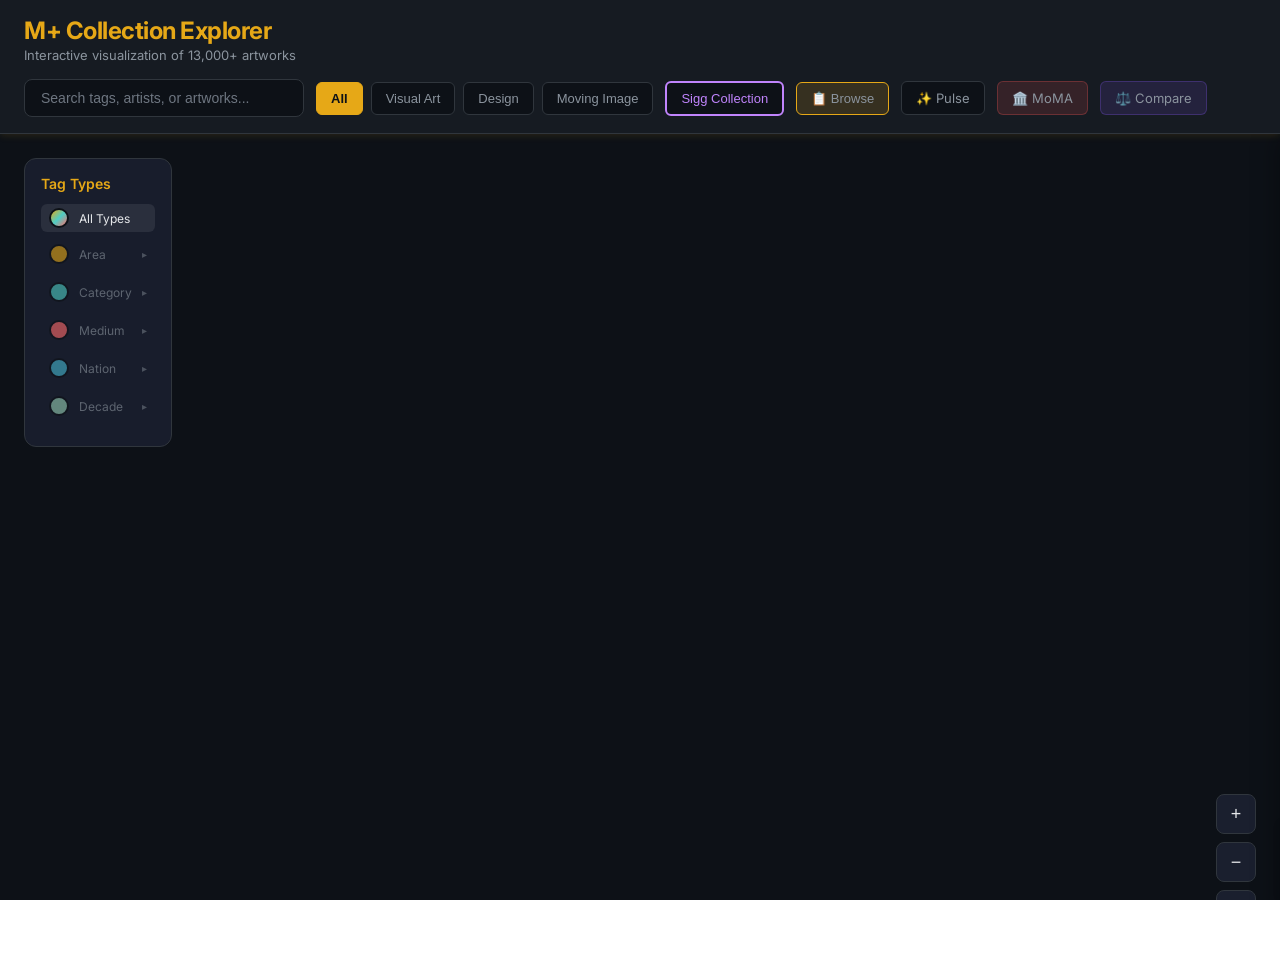
<file: index.html>
<!DOCTYPE html>
<html lang="en">
<head>
  <meta charset="UTF-8">
  <meta name="viewport" content="width=device-width, initial-scale=1.0">
  <title>M+ Museum Collection Explorer</title>
  <link rel="stylesheet" href="./styles.css">
  <link rel="preconnect" href="https://fonts.googleapis.com">
  <link rel="preconnect" href="https://fonts.gstatic.com" crossorigin>
  <link href="https://fonts.googleapis.com/css2?family=Inter:wght@400;500;600;700&display=swap" rel="stylesheet">
</head>
<body>
  <header class="app-header">
    <div>
      <h1>M+ Collection Explorer</h1>
      <div class="subtitle">Interactive visualization of 13,000+ artworks</div>
    </div>
    <div class="controls">
      <div class="search-container">
        <input
          type="text"
          class="search-input"
          id="searchInput"
          placeholder="Search tags, artists, or artworks..."
          autocomplete="off"
        >
        <div class="search-dropdown" id="searchDropdown"></div>
      </div>
      <div class="filter-buttons" id="filterButtons">
        <button class="filter-btn active" data-area="all">All</button>
        <button class="filter-btn" data-area="Visual Art">Visual Art</button>
        <button class="filter-btn" data-area="Design and Architecture">Design</button>
        <button class="filter-btn" data-area="Moving Image">Moving Image</button>
      </div>
      <button class="filter-btn sigg-toggle" id="siggToggle">Sigg Collection</button>
      <button class="filter-btn browse-btn" id="browseBtn">📋 Browse</button>
      <a href="./pulse.html" class="filter-btn" style="text-decoration:none;display:inline-flex;align-items:center;gap:4px">✨ Pulse</a>
      <a href="./moma.html" class="filter-btn" style="text-decoration:none;display:inline-flex;align-items:center;gap:4px;background:rgba(230,80,80,0.15);border-color:rgba(230,80,80,0.3)">🏛️ MoMA</a>
      <a href="./compare.html" class="filter-btn" style="text-decoration:none;display:inline-flex;align-items:center;gap:4px;background:rgba(120,80,220,0.15);border-color:rgba(120,80,220,0.3)">⚖️ Compare</a>
    </div>
  </header>

  <!-- Browse Modal -->
  <div class="browse-modal" id="browseModal">
    <div class="browse-content">
      <div class="browse-header">
        <h2>Browse Artists</h2>
        <div class="browse-tabs" id="browseTabs">
          <button class="browse-tab active" data-tab="all">All (489)</button>
          <button class="browse-tab" data-tab="sigg">Sigg Collection</button>
        </div>
        <input type="text" class="browse-search" id="browseSearch" placeholder="Filter artists..." autocomplete="off">
        <button class="close-btn browse-close" id="closeBrowse">×</button>
      </div>
      <div class="browse-alphabet" id="browseAlphabet"></div>
      <div class="browse-list" id="browseList"></div>
    </div>
  </div>

  <main class="app-main">
    <div id="loading" class="loading">
      <div class="spinner">
        <span></span>
        <span></span>
        <span></span>
      </div>
      <div>Loading collection data...</div>
    </div>

    <div id="graph-container" style="display: none;">
      <svg id="graph"></svg>

      <div class="legend" id="legend">
        <h3>Tag Types</h3>
        <div class="legend-item active" data-type="all">
          <div class="legend-color" style="background: linear-gradient(135deg, #E6A817, #4ecdc4, #ff6b6b);"></div>
          <span>All Types</span>
        </div>
        <div class="legend-group" data-type="area">
          <div class="legend-item" data-type="area">
            <div class="legend-color" style="background: #E6A817;"></div>
            <span>Area</span>
            <span class="legend-expand">▸</span>
          </div>
          <div class="legend-sub" id="sub-area"></div>
        </div>
        <div class="legend-group" data-type="category">
          <div class="legend-item" data-type="category">
            <div class="legend-color" style="background: #4ecdc4;"></div>
            <span>Category</span>
            <span class="legend-expand">▸</span>
          </div>
          <div class="legend-sub" id="sub-category"></div>
        </div>
        <div class="legend-group" data-type="medium">
          <div class="legend-item" data-type="medium">
            <div class="legend-color" style="background: #ff6b6b;"></div>
            <span>Medium</span>
            <span class="legend-expand">▸</span>
          </div>
          <div class="legend-sub" id="sub-medium"></div>
        </div>
        <div class="legend-group" data-type="nationality">
          <div class="legend-item" data-type="nationality">
            <div class="legend-color" style="background: #45b7d1;"></div>
            <span>Nation</span>
            <span class="legend-expand">▸</span>
          </div>
          <div class="legend-sub" id="sub-nationality"></div>
        </div>
        <div class="legend-group" data-type="decade">
          <div class="legend-item" data-type="decade">
            <div class="legend-color" style="background: #96ceb4;"></div>
            <span>Decade</span>
            <span class="legend-expand">▸</span>
          </div>
          <div class="legend-sub" id="sub-decade"></div>
        </div>
        <div class="legend-group sigg-only-legend" data-type="movement" style="display:none;">
          <div class="legend-item" data-type="movement">
            <div class="legend-color" style="background: #f59e0b;"></div>
            <span>Movement</span>
            <span class="legend-expand">▸</span>
          </div>
          <div class="legend-sub" id="sub-movement"></div>
        </div>
        <div class="legend-group sigg-only-legend" data-type="group" style="display:none;">
          <div class="legend-item" data-type="group">
            <div class="legend-color" style="background: #8b5cf6;"></div>
            <span>Group</span>
            <span class="legend-expand">▸</span>
          </div>
          <div class="legend-sub" id="sub-group"></div>
        </div>
      </div>

      <div class="zoom-controls">
        <button class="zoom-btn" id="zoomIn" title="Zoom In">+</button>
        <button class="zoom-btn" id="zoomOut" title="Zoom Out">−</button>
        <button class="zoom-btn" id="resetZoom" title="Reset View">⟲</button>
      </div>
    </div>

    <div class="side-panel" id="sidePanel">
      <div class="panel-header">
        <div class="panel-header-content">
          <div class="panel-title-wrapper">
            <div class="panel-color-indicator" id="panelColorIndicator"></div>
            <div>
              <div class="panel-title" id="panelTitle">Tag Name</div>
              <div class="panel-type-label" id="panelTypeLabel">Category</div>
            </div>
          </div>
          <div class="panel-summary" id="panelSummary">Tag · Type · 0 artworks</div>
        </div>
        <button class="close-btn" id="closePanel">×</button>
      </div>
      <div class="panel-content">
        <div class="object-grid" id="objectGrid"></div>
      </div>
      <div class="panel-footer">
        <a class="detail-btn" id="viewDetailsBtn" href="#" target="_blank">View Full Details →</a>
        <a class="detail-btn research-guide-btn" id="researchGuideBtn" href="#" target="_blank" style="display:none;">📚 Research Guide →</a>
      </div>
    </div>

    <div class="tooltip" id="tooltip">
      <div class="tooltip-title" id="tooltipTitle"></div>
      <div class="tooltip-detail" id="tooltipDetail"></div>
      <div class="tooltip-detail">Click to explore →</div>
    </div>
  </main>

  <script src="https://d3js.org/d3.v7.min.js"></script>
  <script src="./graph.js?v=2"></script>
  <script src="./main.js?v=2"></script>
</body>
</html>
</file>
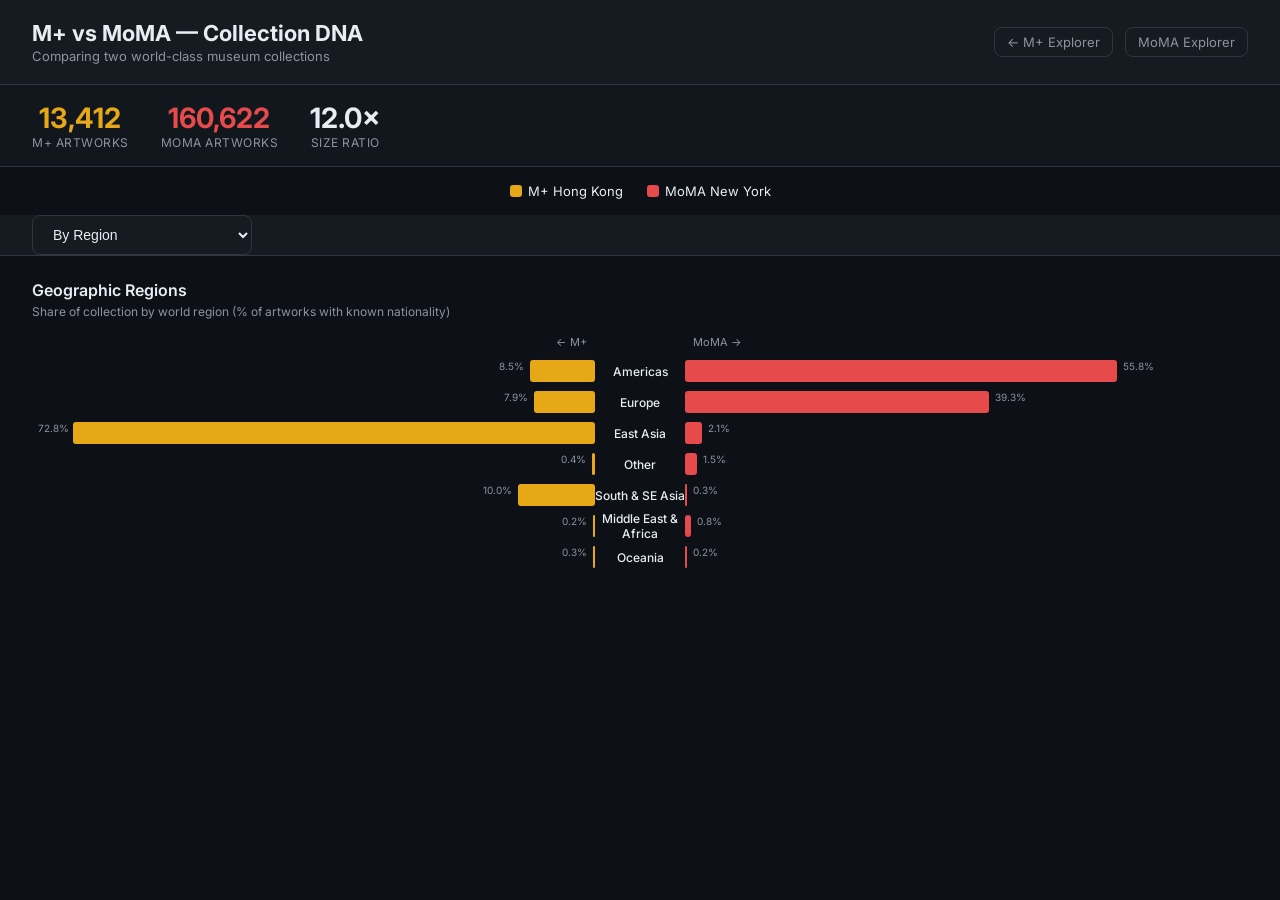
<file: compare.html>
<!DOCTYPE html>
<html lang="en">
<head>
  <meta charset="UTF-8">
  <meta name="viewport" content="width=device-width, initial-scale=1.0">
  <title>M+ vs MoMA — Collection Comparison</title>
  <link rel="preconnect" href="https://fonts.googleapis.com">
  <link href="https://fonts.googleapis.com/css2?family=Inter:wght@400;500;600;700&display=swap" rel="stylesheet">
  <style>
    :root {
      --bg: #0d1117; --surface: #161b22; --border: #30363d;
      --text: #e6edf3; --muted: #8b949e;
      --mplus: #e6a817; --moma: #e64a4a;
    }
    * { margin:0; padding:0; box-sizing:border-box; }
    body { font-family:'Inter',sans-serif; background:var(--bg); color:var(--text); min-height:100vh; }

    header {
      padding: 20px 32px; display:flex; align-items:center; justify-content:space-between;
      border-bottom: 1px solid var(--border); background: var(--surface);
    }
    header h1 { font-size: 22px; font-weight: 700; }
    header .subtitle { color: var(--muted); font-size: 13px; margin-top: 2px; }
    .nav-links { display:flex; gap:12px; }
    .nav-links a {
      color: var(--muted); text-decoration:none; font-size:13px; padding:6px 12px;
      border:1px solid var(--border); border-radius:8px; transition: all 0.2s;
    }
    .nav-links a:hover { color: var(--text); border-color: var(--muted); }

    .stats-bar {
      display:flex; gap:32px; padding:16px 32px; border-bottom:1px solid var(--border);
      background: rgba(22,27,34,0.6);
    }
    .stat { text-align:center; }
    .stat-value { font-size:28px; font-weight:700; }
    .stat-label { font-size:12px; color:var(--muted); text-transform:uppercase; letter-spacing:0.5px; }
    .stat-mplus .stat-value { color: var(--mplus); }
    .stat-moma .stat-value { color: var(--moma); }

    .tabs {
      display:flex; gap:0; padding:0 32px; border-bottom:1px solid var(--border); background:var(--surface);
    }
    .tab {
      padding:12px 20px; cursor:pointer; font-size:14px; color:var(--muted);
      border-bottom:2px solid transparent; transition: all 0.2s;
    }
    .tab:hover { color:var(--text); }
    .tab.active { color:var(--text); border-bottom-color:var(--mplus); }

    .chart-container { padding:24px 32px; }
    .chart-title { font-size:16px; font-weight:600; margin-bottom:4px; }
    .chart-subtitle { font-size:12px; color:var(--muted); margin-bottom:16px; }
    #sankeyChart, #butterflyChart, #heatmapChart { width:100%; }

    .legend-row { display:flex; gap:24px; justify-content:center; margin:16px 0; }
    .legend-item { display:flex; align-items:center; gap:6px; font-size:13px; }
    .legend-dot { width:12px; height:12px; border-radius:3px; }

    /* Butterfly chart bars */
    .butterfly-row { display:flex; align-items:center; margin:3px 0; height:28px; }
    .butterfly-label { width:90px; text-align:center; font-size:12px; font-weight:500; flex-shrink:0; }
    .butterfly-left { flex:1; display:flex; justify-content:flex-end; }
    .butterfly-right { flex:1; display:flex; justify-content:flex-start; }
    .butterfly-bar { height:22px; border-radius:3px; min-width:2px; transition: width 0.5s; position:relative; }
    .butterfly-bar:hover { opacity:0.8; }
    .butterfly-bar .bar-tooltip {
      display:none; position:absolute; top:-28px; padding:3px 8px; background:#000;
      border-radius:4px; font-size:11px; white-space:nowrap; z-index:10;
    }
    .butterfly-bar:hover .bar-tooltip { display:block; }
    .butterfly-left .bar-tooltip { right:0; }
    .butterfly-right .bar-tooltip { left:0; }
    .butterfly-pct { font-size:10px; color:var(--muted); padding:0 6px; min-width:40px; }
    .butterfly-left .butterfly-pct { text-align:right; }

    /* Heatmap */
    .heatmap-grid { display:grid; grid-template-columns:180px 1fr 1fr; gap:1px; background:var(--border); }
    .heatmap-cell { padding:8px 12px; background:var(--bg); font-size:13px; }
    .heatmap-header { background:var(--surface); font-weight:600; font-size:12px; text-transform:uppercase; }
    .heatmap-bar-cell { position:relative; }
    .heatmap-bar { height:100%; position:absolute; top:0; left:0; opacity:0.3; }
    .heatmap-val { position:relative; z-index:1; }

    @media (max-width: 768px) {
      header { padding:12px 16px; flex-direction:column; gap:8px; }
      .stats-bar { padding:12px 16px; gap:16px; flex-wrap:wrap; }
      .stat-value { font-size:20px; }
      .tabs { padding:0 16px; overflow-x:auto; }
      .chart-container { padding:16px; }
      .butterfly-label { width:70px; font-size:11px; }
    }
  </style>
</head>
<body>
  <header>
    <div>
      <h1>M+ vs MoMA — Collection DNA</h1>
      <div class="subtitle">Comparing two world-class museum collections</div>
    </div>
    <div class="nav-links">
      <a href="./index.html">← M+ Explorer</a>
      <a href="./moma.html">MoMA Explorer</a>
    </div>
  </header>

  <div class="stats-bar" id="statsBar"></div>

  <div class="legend-row">
    <div class="legend-item"><div class="legend-dot" style="background:var(--mplus)"></div>M+ Hong Kong</div>
    <div class="legend-item"><div class="legend-dot" style="background:var(--moma)"></div>MoMA New York</div>
  </div>

  <div class="tabs" id="tabs">
    <select id="viewSelect" style="padding:10px 16px;font-size:14px;background:var(--surface);color:var(--text);border:1px solid var(--border);border-radius:8px;cursor:pointer;min-width:220px">
      <option value="region">By Region</option>
      <option value="nationality">By Nationality (Top 20)</option>
      <option value="decade">By Decade</option>
      <option value="department">By Department</option>
      <option value="overlap">Artist Overlap Network</option>
    </select>
  </div>

  <div class="chart-container" id="chartArea"></div>

  <script src="https://d3js.org/d3.v7.min.js"></script>
  <script>
let data = null;
const MPLUS = '#e6a817';
const MOMA = '#e64a4a';

async function init() {
  const resp = await fetch('./data/comparison.json?v=' + Date.now());
  data = await resp.json();

  // Stats bar
  const bar = document.getElementById('statsBar');
  bar.innerHTML = `
    <div class="stat stat-mplus"><div class="stat-value">${data.museums.mplus.total.toLocaleString()}</div><div class="stat-label">M+ Artworks</div></div>
    <div class="stat stat-moma"><div class="stat-value">${data.museums.moma.total.toLocaleString()}</div><div class="stat-label">MoMA Artworks</div></div>
    <div class="stat"><div class="stat-value">${(data.museums.moma.total / data.museums.mplus.total).toFixed(1)}×</div><div class="stat-label">Size Ratio</div></div>
  `;

  // Dropdown
  const sel = document.getElementById('viewSelect');
  sel.addEventListener('change', () => renderView(sel.value));

  renderView('region');
}

function renderView(view) {
  const area = document.getElementById('chartArea');

  if (view === 'region') {
    renderButterfly(area, data.region, 'Geographic Regions', 'Share of collection by world region (% of artworks with known nationality)');
  } else if (view === 'nationality') {
    renderButterfly(area, data.nationality, 'Top Nationalities', 'Top 20 artist nationalities — percentage of total collection', 20);
  } else if (view === 'decade') {
    renderButterfly(area, data.decade, 'Artworks by Decade', 'When were the artworks created?');
  } else if (view === 'overlap') {
    renderOverlap(area);
  }
}

function renderButterfly(container, dataset, title, subtitle, limit) {
  // Merge all keys
  let keys = [...new Set([...Object.keys(dataset.mplus), ...Object.keys(dataset.moma)])];
  
  // Sort: by total count desc (or chronologically for decades)
  if (keys[0] && keys[0].match(/^\d{4}s$/)) {
    keys.sort();
  } else {
    keys.sort((a,b) => ((dataset.mplus[b]||0)+(dataset.moma[b]||0)) - ((dataset.mplus[a]||0)+(dataset.moma[a]||0)));
  }
  if (limit) keys = keys.slice(0, limit);

  const mpTotal = Object.values(dataset.mplus).reduce((a,b)=>a+b, 0);
  const moTotal = Object.values(dataset.moma).reduce((a,b)=>a+b, 0);
  const maxPct = Math.max(...keys.map(k => Math.max((dataset.mplus[k]||0)/mpTotal, (dataset.moma[k]||0)/moTotal)));

  let html = `<div class="chart-title">${title}</div><div class="chart-subtitle">${subtitle}</div>`;
  html += '<div style="display:flex;gap:8px;margin-bottom:8px;font-size:11px;color:var(--muted)"><div style="flex:1;text-align:right">← M+</div><div style="width:90px"></div><div style="flex:1">MoMA →</div></div>';

  keys.forEach(k => {
    const mpVal = dataset.mplus[k] || 0;
    const moVal = dataset.moma[k] || 0;
    const mpPct = mpTotal ? (mpVal / mpTotal * 100) : 0;
    const moPct = moTotal ? (moVal / moTotal * 100) : 0;
    const mpW = maxPct ? (mpPct / (maxPct * 100) * 100) : 0;
    const moW = maxPct ? (moPct / (maxPct * 100) * 100) : 0;

    html += `<div class="butterfly-row">
      <div class="butterfly-left">
        <span class="butterfly-pct">${mpVal > 0 ? mpPct.toFixed(1)+'%' : ''}</span>
        <div class="butterfly-bar" style="width:${mpW}%;background:${MPLUS}">
          <span class="bar-tooltip">${k}: ${mpVal.toLocaleString()} (${mpPct.toFixed(1)}%)</span>
        </div>
      </div>
      <div class="butterfly-label">${k}</div>
      <div class="butterfly-right">
        <div class="butterfly-bar" style="width:${moW}%;background:${MOMA}">
          <span class="bar-tooltip">${k}: ${moVal.toLocaleString()} (${moPct.toFixed(1)}%)</span>
        </div>
        <span class="butterfly-pct">${moVal > 0 ? moPct.toFixed(1)+'%' : ''}</span>
      </div>
    </div>`;
  });

  container.innerHTML = html;
}

function renderHeatmap(container, deptData, catData, title) {
  // Show both museums' departments side by side
  const allDepts = [...new Set([...Object.keys(deptData.mplus), ...Object.keys(deptData.moma)])];
  const mpTotal = data.museums.mplus.total;
  const moTotal = data.museums.moma.total;

  let html = `<div class="chart-title">${title}</div>
    <div class="chart-subtitle">Department/Area breakdown — absolute count and % of total</div>
    <div style="margin-top:16px">
    <h3 style="font-size:14px;margin-bottom:8px;color:${MPLUS}">M+ Areas</h3>`;

  const mpDepts = Object.entries(deptData.mplus).sort((a,b)=>b[1]-a[1]);
  const maxMp = mpDepts[0]?.[1] || 1;
  mpDepts.forEach(([name, count]) => {
    const pct = (count/mpTotal*100).toFixed(1);
    const w = (count/maxMp*100);
    html += `<div style="display:flex;align-items:center;margin:4px 0;gap:8px">
      <div style="width:200px;font-size:13px;text-align:right">${name}</div>
      <div style="flex:1;position:relative;height:24px;background:rgba(255,255,255,0.03);border-radius:4px;overflow:hidden">
        <div style="width:${w}%;height:100%;background:${MPLUS};opacity:0.4;border-radius:4px"></div>
        <span style="position:absolute;left:8px;top:3px;font-size:12px">${count.toLocaleString()} (${pct}%)</span>
      </div>
    </div>`;
  });

  html += `<h3 style="font-size:14px;margin:16px 0 8px;color:${MOMA}">MoMA Departments</h3>`;
  const moDepts = Object.entries(deptData.moma).sort((a,b)=>b[1]-a[1]);
  const maxMo = moDepts[0]?.[1] || 1;
  moDepts.forEach(([name, count]) => {
    const pct = (count/moTotal*100).toFixed(1);
    const w = (count/maxMo*100);
    html += `<div style="display:flex;align-items:center;margin:4px 0;gap:8px">
      <div style="width:200px;font-size:13px;text-align:right">${name}</div>
      <div style="flex:1;position:relative;height:24px;background:rgba(255,255,255,0.03);border-radius:4px;overflow:hidden">
        <div style="width:${w}%;height:100%;background:${MOMA};opacity:0.4;border-radius:4px"></div>
        <span style="position:absolute;left:8px;top:3px;font-size:12px">${count.toLocaleString()} (${pct}%)</span>
      </div>
    </div>`;
  });

  html += '</div>';
  container.innerHTML = html;
}

let overlapData = null;
async function renderOverlap(container) {
  if (!overlapData) {
    container.innerHTML = '<div class="chart-title">Loading overlap data...</div>';
    const resp = await fetch('./data/overlap.json?v=' + Date.now());
    overlapData = await resp.json();
  }
  const s = overlapData.stats;
  const artists = overlapData.artists;

  // Venn diagram + force network
  let html = `<div class="chart-title">Artist Overlap</div>
    <div class="chart-subtitle">${s.both} artists appear in both collections</div>
    <svg id="vennSvg" width="100%" height="280" style="margin:8px 0"></svg>
    <div class="chart-title" style="font-size:14px;margin-top:16px">Overlap Network — Top 80 Shared Artists</div>
    <div class="chart-subtitle">Node size = total works across both museums. Color = collection bias.</div>
    <svg id="overlapSvg" width="100%" height="500" style="background:rgba(0,0,0,0.2);border-radius:12px"></svg>
    <div id="overlapTooltip" style="position:fixed;display:none;padding:8px 12px;background:#000;border:1px solid var(--border);border-radius:6px;font-size:12px;pointer-events:none;z-index:100"></div>
    <div style="margin-top:16px">
      <div class="chart-title" style="font-size:14px">Top 30 Shared Artists</div>
      <div id="overlapList"></div>
    </div>`;
  container.innerHTML = html;

  // Draw Venn diagram
  const vSvg = d3.select('#vennSvg');
  const vW = vSvg.node().getBoundingClientRect().width;
  const vH = 280;
  vSvg.attr('width', vW);
  const cx = vW / 2, cy = vH / 2;
  const rMplus = 90, rMoma = 110, overlap = 50; // circle overlap distance

  // M+ circle (left)
  vSvg.append('circle').attr('cx', cx - overlap).attr('cy', cy).attr('r', rMplus)
    .attr('fill', MPLUS).attr('fill-opacity', 0.2).attr('stroke', MPLUS).attr('stroke-width', 2);
  // MoMA circle (right)
  vSvg.append('circle').attr('cx', cx + overlap).attr('cy', cy).attr('r', rMoma)
    .attr('fill', MOMA).attr('fill-opacity', 0.2).attr('stroke', MOMA).attr('stroke-width', 2);

  // Labels
  vSvg.append('text').attr('x', cx - overlap - 40).attr('y', cy - 10)
    .attr('text-anchor', 'middle').attr('fill', MPLUS).attr('font-size', '28px').attr('font-weight', '700')
    .text(s.mplusOnly.toLocaleString());
  vSvg.append('text').attr('x', cx - overlap - 40).attr('y', cy + 14)
    .attr('text-anchor', 'middle').attr('fill', '#ccc').attr('font-size', '12px')
    .text('M+ only');

  vSvg.append('text').attr('x', cx).attr('y', cy - 10)
    .attr('text-anchor', 'middle').attr('fill', '#c084fc').attr('font-size', '28px').attr('font-weight', '700')
    .text(s.both);
  vSvg.append('text').attr('x', cx).attr('y', cy + 14)
    .attr('text-anchor', 'middle').attr('fill', '#ccc').attr('font-size', '12px')
    .text('Both');

  vSvg.append('text').attr('x', cx + overlap + 40).attr('y', cy - 10)
    .attr('text-anchor', 'middle').attr('fill', MOMA).attr('font-size', '28px').attr('font-weight', '700')
    .text(s.momaOnly.toLocaleString());
  vSvg.append('text').attr('x', cx + overlap + 40).attr('y', cy + 14)
    .attr('text-anchor', 'middle').attr('fill', '#ccc').attr('font-size', '12px')
    .text('MoMA only');

  // Museum name labels
  vSvg.append('text').attr('x', cx - overlap - 40).attr('y', cy + rMplus + 24)
    .attr('text-anchor', 'middle').attr('fill', MPLUS).attr('font-size', '14px').attr('font-weight', '600')
    .text('M+ Hong Kong');
  vSvg.append('text').attr('x', cx + overlap + 40).attr('y', cy + rMoma + 24)
    .attr('text-anchor', 'middle').attr('fill', MOMA).attr('font-size', '14px').attr('font-weight', '600')
    .text('MoMA New York');

  // Force network of top 80 overlap artists
  const top = artists.slice(0, 80);
  const svg = d3.select('#overlapSvg');
  const w = svg.node().getBoundingClientRect().width;
  const h = 500;
  svg.attr('width', w);
  const g = svg.append('g');
  svg.call(d3.zoom().scaleExtent([0.3,5]).on('zoom', e => g.attr('transform', e.transform)));

  // Nodes = artists, sized by total works
  const maxTotal = d3.max(top, d => d.total);
  const r = d3.scaleSqrt().domain([1, maxTotal]).range([4, 30]);
  const nodes = top.map(a => ({...a, radius: r(a.total)}));

  // Color by bias: gold=M+ heavy, red=MoMA heavy, purple=balanced
  function biasColor(a) {
    const ratio = a.mplus / (a.mplus + a.moma);
    if (ratio > 0.6) return '#e6a817';
    if (ratio < 0.4) return '#e64a4a';
    return '#c084fc';
  }

  // Links between artists that share nationality
  const links = [];
  for (let i=0; i<nodes.length; i++) {
    for (let j=i+1; j<nodes.length; j++) {
      if (nodes[i].nat && nodes[i].nat === nodes[j].nat && nodes[i].nat !== '') {
        links.push({source:i, target:j});
      }
    }
  }

  const sim = d3.forceSimulation(nodes)
    .force('charge', d3.forceManyBody().strength(-80))
    .force('center', d3.forceCenter(w/2, h/2))
    .force('collision', d3.forceCollide(d => d.radius + 6))
    .force('link', d3.forceLink(links).distance(60).strength(0.1));

  const link = g.append('g').selectAll('line').data(links).join('line')
    .attr('stroke','rgba(255,255,255,0.05)').attr('stroke-width',1);

  const tip = document.getElementById('overlapTooltip');
  const node = g.append('g').selectAll('circle').data(nodes).join('circle')
    .attr('r', d => d.radius)
    .attr('fill', d => biasColor(d))
    .attr('fill-opacity', 0.8)
    .attr('stroke', 'rgba(255,255,255,0.2)').attr('stroke-width', 1)
    .attr('cursor', 'pointer')
    .on('mouseover', (e,d) => {
      tip.style.display='block'; tip.style.left=(e.pageX+12)+'px'; tip.style.top=(e.pageY-10)+'px';
      tip.innerHTML=`<strong>${d.name}</strong><br>M+: ${d.mplus} · MoMA: ${d.moma}<br>${d.nat||'Unknown'}`;
    })
    .on('mousemove', e => { tip.style.left=(e.pageX+12)+'px'; tip.style.top=(e.pageY-10)+'px'; })
    .on('mouseout', () => { tip.style.display='none'; })
    .call(d3.drag()
      .on('start',(e,d)=>{if(!e.active)sim.alphaTarget(0.3).restart();d.fx=d.x;d.fy=d.y;})
      .on('drag',(e,d)=>{d.fx=e.x;d.fy=e.y;})
      .on('end',(e,d)=>{if(!e.active)sim.alphaTarget(0);d.fx=null;d.fy=null;}));

  const label = g.append('g').selectAll('text').data(nodes.filter(d=>d.radius>10)).join('text')
    .text(d => d.name.length > 20 ? d.name.slice(0,18)+'…' : d.name)
    .attr('text-anchor','middle').attr('dy', d => d.radius+12)
    .attr('fill','#aaa').attr('font-size','10px').attr('pointer-events','none');

  sim.on('tick', () => {
    link.attr('x1',d=>d.source.x).attr('y1',d=>d.source.y).attr('x2',d=>d.target.x).attr('y2',d=>d.target.y);
    node.attr('cx',d=>d.x).attr('cy',d=>d.y);
    label.attr('x',d=>d.x).attr('y',d=>d.y);
  });

  // List top 30
  const list = document.getElementById('overlapList');
  artists.slice(0,30).forEach(a => {
    const total = a.mplus + a.moma;
    const mpPct = (a.mplus/total*100).toFixed(0);
    const moPct = (a.moma/total*100).toFixed(0);
    const row = document.createElement('div');
    row.style.cssText = 'display:flex;align-items:center;margin:4px 0;gap:8px';
    row.innerHTML = `<div style="width:220px;font-size:13px;text-align:right;white-space:nowrap;overflow:hidden;text-overflow:ellipsis;display:flex;align-items:center;justify-content:flex-end;gap:6px">
        <span>${a.name}</span>
        ${a.mplusUrl ? `<a href="${a.mplusUrl}" target="_blank" title="View on M+" style="color:${MPLUS};font-size:10px;text-decoration:none;flex-shrink:0">M+</a>` : ''}
        ${a.momaUrl ? `<a href="${a.momaUrl}" target="_blank" title="View on MoMA" style="color:${MOMA};font-size:10px;text-decoration:none;flex-shrink:0">MoMA</a>` : ''}
      </div>
      <div style="flex:1;display:flex;height:20px;border-radius:4px;overflow:hidden;background:rgba(255,255,255,0.05)">
        <div style="width:${mpPct}%;background:${MPLUS};opacity:0.6"></div>
        <div style="width:${moPct}%;background:${MOMA};opacity:0.6"></div>
      </div>
      <div style="font-size:11px;color:var(--muted);min-width:120px">${a.mplus} M+ · ${a.moma} MoMA</div>`;
    list.appendChild(row);
  });

  // Legend for network colors
  const legendHtml = document.createElement('div');
  legendHtml.style.cssText = 'display:flex;gap:16px;justify-content:center;margin:12px 0;font-size:12px';
  legendHtml.innerHTML = `<span style="display:flex;align-items:center;gap:4px"><span style="width:10px;height:10px;border-radius:50%;background:#e6a817"></span>M+ heavy</span>
    <span style="display:flex;align-items:center;gap:4px"><span style="width:10px;height:10px;border-radius:50%;background:#c084fc"></span>Balanced</span>
    <span style="display:flex;align-items:center;gap:4px"><span style="width:10px;height:10px;border-radius:50%;background:#e64a4a"></span>MoMA heavy</span>`;
  svg.node().parentNode.insertBefore(legendHtml, svg.node().nextSibling);
}

document.addEventListener('DOMContentLoaded', init);
  </script>
</body>
</html>
</file>
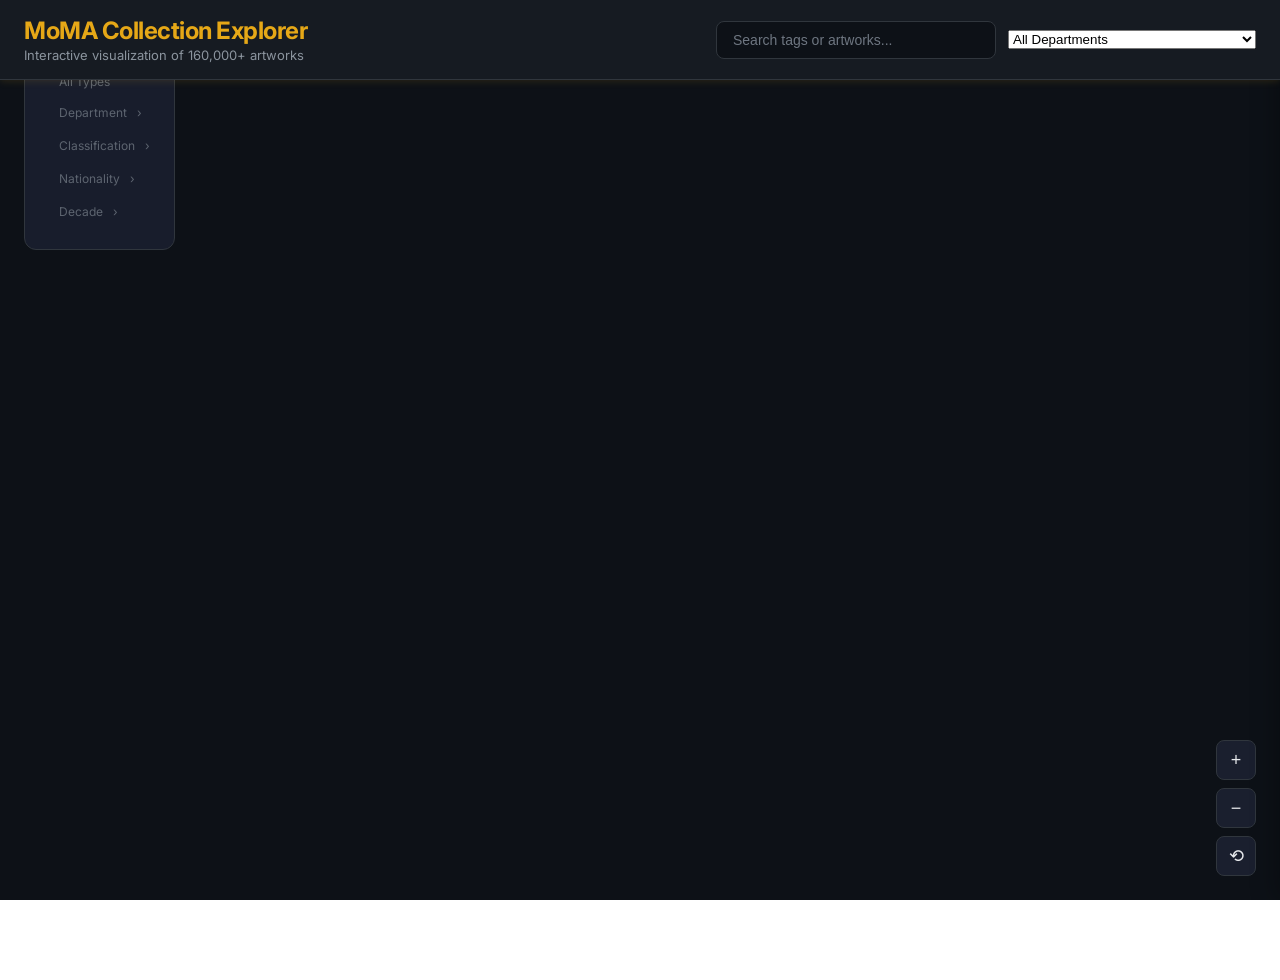
<file: moma.html>
<!DOCTYPE html>
<html lang="en">
<head>
  <meta charset="UTF-8">
  <meta name="viewport" content="width=device-width, initial-scale=1.0">
  <title>MoMA Collection Explorer</title>
  <link rel="stylesheet" href="./styles.css">
  <style>
    /* MoMA mobile overrides — legend uses different class names */
    @media (max-width: 768px) {
      .app-header { flex-direction: column; align-items: stretch; padding: 8px 12px; gap: 6px; }
      .app-header .subtitle { display: none; }
      .controls { width: 100%; flex-wrap: nowrap; }
      .search-container { flex: 1; min-width: 0; }
      .filter-buttons { display: none; }

      .legend {
        position: fixed; top: auto; bottom: 0; left: 0; right: 0;
        width: 100%; max-height: none; border-radius: 0;
        border: none; border-top: 1px solid rgba(255,255,255,0.1);
        padding: 0; display: flex; align-items: stretch; gap: 0;
        overflow: visible; z-index: 20;
        background: rgba(20,20,32,0.96); backdrop-filter: blur(12px);
      }
      .legend h3, .legend-item[data-type="all"] { display: none; }
      .legend-group { flex: 1; min-width: 0; position: static; }
      .legend-group > .legend-item {
        margin: 0; padding: 10px 2px 8px; justify-content: center;
        flex-direction: column; align-items: center; gap: 3px;
        border-radius: 0; font-size: 10px;
        border-top: 2px solid transparent; opacity: 0.7;
      }
      .legend-group > .legend-item span { font-size: 9px; line-height: 1; }
      .legend-group > .legend-item .legend-arrow { display: none; }
      .legend-dot { width: 14px; height: 14px; border-radius: 5px; }
      .legend-group.open > .legend-item { border-top-color: #e6a817; opacity: 1; }

      .legend-sub {
        display: none; position: absolute; bottom: 100%; left: 0; right: 0;
        max-height: 40vh; overflow-y: auto; padding: 0;
        background: rgba(20,20,32,0.98); border-top: 1px solid rgba(255,255,255,0.1);
        border-radius: 12px 12px 0 0; z-index: 25;
        box-shadow: 0 -4px 24px rgba(0,0,0,0.4);
      }
      .legend-group.open .legend-sub { display: block; padding: 8px 12px 12px; }
      .legend-sub-item { padding: 10px 12px; font-size: 14px; }

      .side-panel {
        width: 100%; height: 60vh; right: auto; left: 0;
        top: auto; bottom: -60vh; border-left: none;
        border-top: 1px solid rgba(255,255,255,0.1);
        transition: bottom 0.25s ease-out;
      }
      .side-panel.open { right: auto; bottom: 0; }

      .zoom-controls { bottom: 60px; right: 12px; }

      #graph { height: calc(100vh - 50px); }
    }
  </style>
  <link rel="preconnect" href="https://fonts.googleapis.com">
  <link rel="preconnect" href="https://fonts.gstatic.com" crossorigin>
  <link href="https://fonts.googleapis.com/css2?family=Inter:wght@400;500;600;700&display=swap" rel="stylesheet">
</head>
<body>
  <header class="app-header">
    <div>
      <h1>MoMA Collection Explorer</h1>
      <div class="subtitle">Interactive visualization of 160,000+ artworks</div>
    </div>
    <div class="controls">
      <div class="search-container">
        <input type="text" class="search-input" id="searchInput" placeholder="Search tags or artworks..." autocomplete="off">
        <div class="search-dropdown" id="searchDropdown"></div>
      </div>
      <select class="filter-select" id="filterSelect">
        <option value="all">All Departments</option>
      </select>
      
    </div>
  </header>

  <div class="legend" id="legend">
    <h3>Tag Types</h3>
    <div class="legend-item" data-type="all">
      <span class="legend-dot" style="background:#888"></span>
      <span>All Types</span>
    </div>
    <div class="legend-group" data-type="Department">
      <div class="legend-item">
        <span class="legend-dot" style="background:#e6a817"></span>
        <span>Department</span>
        <span class="legend-arrow">›</span>
      </div>
      <div class="legend-sub"></div>
    </div>
    <div class="legend-group" data-type="Classification">
      <div class="legend-item">
        <span class="legend-dot" style="background:#4ecdc4"></span>
        <span>Classification</span>
        <span class="legend-arrow">›</span>
      </div>
      <div class="legend-sub"></div>
    </div>
    <div class="legend-group" data-type="Nationality">
      <div class="legend-item">
        <span class="legend-dot" style="background:#45b7d1"></span>
        <span>Nationality</span>
        <span class="legend-arrow">›</span>
      </div>
      <div class="legend-sub"></div>
    </div>
    <div class="legend-group" data-type="Decade">
      <div class="legend-item">
        <span class="legend-dot" style="background:#96ceb4"></span>
        <span>Decade</span>
        <span class="legend-arrow">›</span>
      </div>
      <div class="legend-sub"></div>
    </div>
  </div>

  <div id="tooltip" class="tooltip">
    <div id="tooltipTitle" class="tooltip-title"></div>
    <div id="tooltipDetail" class="tooltip-detail"></div>
  </div>

  <div class="zoom-controls">
    <button class="zoom-btn" id="zoomIn">+</button>
    <button class="zoom-btn" id="zoomOut">−</button>
    <button class="zoom-btn" id="zoomReset">⟲</button>
  </div>

  <svg id="graph"></svg>

  <div class="side-panel" id="sidePanel">
    <button class="panel-close" id="panelClose">×</button>
    <div class="panel-header">
      <span id="panelColorIndicator" class="panel-color-indicator"></span>
      <h2 id="panelTitle"></h2>
    </div>
    <div id="panelTypeLabel" class="panel-type-label"></div>
    <div id="panelSummary" class="panel-summary"></div>
    <div id="panelActions" style="padding:0 24px 12px;flex-shrink:0"><a id="viewFullBtn" href="#" target="_blank" class="filter-select" style="display:inline-block;background:var(--gold);color:var(--bg-dark);padding:8px 16px;border-radius:6px;text-decoration:none;font-weight:600;font-size:13px;border:none">View Full Details →</a></div>
    <div id="objectGrid" class="object-grid"></div>
  </div>

  <script src="https://d3js.org/d3.v7.min.js"></script>
  <script>
// MoMA Explorer - standalone script
let graphData = null;
let pulseData = null;
let artistData = null;
let simulation = null;
let svgEl, gEl, zoomBehavior;
let selectedTag = null;
let selectedTags = new Set();

const tagColors = {
  Department: '#E6A817',
  Classification: '#4ecdc4',
  Nationality: '#45b7d1',
  Decade: '#96ceb4'
};

const F = {i:'id',t:'title',a:'artistName',d:'date',m:'medium',dp:'department',cl:'classification',n:'nationality',de:'decade',u:'url'};
function expand(o) { const r = {}; for (const [k,v] of Object.entries(o)) r[F[k]||k] = v; return r; }

async function loadData() {
  const resp = await fetch('./data/moma-graph.json');
  graphData = await resp.json();
  console.log(`Loaded ${graphData.tags.length} tags, ${graphData.links.length} links, ${graphData.objectCount} objects`);

  // Build department filter dropdown
  const depts = graphData.tags.filter(t => t.type === 'Department').sort((a,b) => b.count - a.count);
  const filterSelect = document.getElementById('filterSelect');
  depts.forEach(d => {
    const opt = document.createElement('option');
    opt.value = d.id;
    opt.textContent = d.name;
    filterSelect.appendChild(opt);
  });
  filterSelect.addEventListener('change', () => {
    const val = filterSelect.value;
    if (val === 'all') {
      // Reset to all
      d3.selectAll('.node').attr('opacity', 1);
      d3.selectAll('.link').attr('opacity', 0.3);
    } else {
      selectTag(val);
    }
  });

  try {
    const aResp = await fetch('./data/moma-artists.json');
    if (aResp.ok) artistData = await aResp.json();
  } catch(e) {}

  initGraph();
  setupLegend();
  setupSearch();
  setupZoom();
  document.getElementById('panelClose').addEventListener('click', closeSidePanel);
}

function initGraph() {
  const width = window.innerWidth;
  const height = window.innerHeight - 80;

  svgEl = d3.select('#graph').attr('width', width).attr('height', height);
  svgEl.selectAll('*').remove();
  gEl = svgEl.append('g');
  zoomBehavior = d3.zoom().scaleExtent([0.1, 10]).on('zoom', e => gEl.attr('transform', e.transform));
  svgEl.call(zoomBehavior);

  const tags = graphData.tags;
  const tagIds = new Set(tags.map(t => t.id));
  const links = graphData.links.filter(l => tagIds.has(l.source) && tagIds.has(l.target));

  const ext = d3.extent(tags, d => d.count);
  const r = d3.scaleSqrt().domain(ext).range([6, 40]);

  const nodes = tags.map(t => ({...t, radius: r(t.count)}));
  const nodeMap = new Map(nodes.map(n => [n.id, n]));
  const simLinks = links.map(l => ({source: nodeMap.get(l.source)||l.source, target: nodeMap.get(l.target)||l.target, value: l.value}))
    .filter(l => l.source && l.target && typeof l.source === 'object');

  simulation = d3.forceSimulation(nodes)
    .force('link', d3.forceLink(simLinks).id(d => d.id).distance(280).strength(l => Math.min((l.value||1)/1000, 0.15)))
    .force('charge', d3.forceManyBody().strength(-2000).distanceMax(1500))
    .force('center', d3.forceCenter(width/2, height/2))
    .force('collision', d3.forceCollide(d => d.radius + 35))
    .force('x', d3.forceX(width/2).strength(0.025))
    .force('y', d3.forceY(height/2).strength(0.025));

  const link = gEl.append('g').selectAll('line').data(simLinks).join('line')
    .attr('stroke', 'rgba(255,255,255,0.08)').attr('stroke-width', d => Math.min((d.value||1)/50, 3));

  const tooltip = document.getElementById('tooltip');

  const node = gEl.append('g').selectAll('g').data(nodes).join('g')
    .call(d3.drag()
      .on('start', (e,d) => { if (!e.active) simulation.alphaTarget(0.3).restart(); d.fx=d.x; d.fy=d.y; })
      .on('drag', (e,d) => { d.fx=e.x; d.fy=e.y; })
      .on('end', (e,d) => { if (!e.active) simulation.alphaTarget(0); d.fx=null; d.fy=null; }));

  node.append('circle')
    .attr('r', d => d.radius)
    .attr('fill', d => tagColors[d.type] || '#888')
    .attr('fill-opacity', 0.85)
    .attr('stroke', 'rgba(255,255,255,0.2)').attr('stroke-width', 1)
    .attr('cursor', 'pointer')
    .on('click', (e,d) => selectTag(d.id))
    .on('mouseover', function(e,d) {
      tooltip.style.left = (e.pageX+12)+'px';
      tooltip.style.top = (e.pageY-10)+'px';
      tooltip.classList.add('show');
      document.getElementById('tooltipTitle').textContent = d.name;
      const col = tagColors[d.type]||'#888';
      document.getElementById('tooltipDetail').innerHTML =
        `<span style="display:inline-block;padding:2px 6px;background:${col};color:#0d1117;border-radius:4px;font-size:10px;font-weight:600;text-transform:uppercase;margin-right:6px">${d.type}</span>${d.count.toLocaleString()} artworks`;
    })
    .on('mousemove', function(e) { tooltip.style.left=(e.pageX+12)+'px'; tooltip.style.top=(e.pageY-10)+'px'; })
    .on('mouseout', () => tooltip.classList.remove('show'));

  node.append('text')
    .text(d => d.radius > 12 ? (d.name.length > 18 ? d.name.slice(0,18)+'…' : d.name) : '')
    .attr('text-anchor','middle').attr('dy', d => d.radius+14)
    .attr('fill','#ccc').attr('font-size','11px').attr('pointer-events','none');

  node.append('text')
    .text(d => d.radius > 12 ? d.count.toLocaleString() : '')
    .attr('text-anchor','middle').attr('dy',4)
    .attr('fill','#fff').attr('font-size', d => Math.min(d.radius*0.6,14)+'px')
    .attr('font-weight','600').attr('pointer-events','none');

  simulation.on('tick', () => {
    link.attr('x1',d=>d.source.x).attr('y1',d=>d.source.y).attr('x2',d=>d.target.x).attr('y2',d=>d.target.y);
    node.attr('transform', d => `translate(${d.x},${d.y})`);
  });
}

function selectTag(tagId) {
  // Toggle multi-select
  if (selectedTags.has(tagId)) {
    selectedTags.delete(tagId);
  } else {
    selectedTags.add(tagId);
  }
  selectedTag = selectedTags.size ? tagId : null;

  // Update legend highlights
  document.querySelectorAll('.legend-sub-item').forEach(el => {
    const isSel = selectedTags.has(el.dataset.tagId);
    el.classList.toggle('selected', isSel);
    const cb = el.querySelector('.sub-checkbox');
    if (cb) cb.textContent = isSel ? '☑' : '☐';
  });

  if (selectedTags.size === 0) {
    gEl.selectAll('circle').attr('stroke','rgba(255,255,255,0.2)').attr('stroke-width',1).attr('fill-opacity',0.85);
    closeSidePanel();
    return;
  }

  // Highlight selected nodes
  gEl.selectAll('circle')
    .attr('stroke', d => selectedTags.has(d.id) ? '#fff' : 'rgba(255,255,255,0.2)')
    .attr('stroke-width', d => selectedTags.has(d.id) ? 3 : 1)
    .attr('fill-opacity', d => selectedTags.has(d.id) ? 1 : 0.3);

  // Zoom to last toggled
  const nd = gEl.selectAll('circle').filter(d => d.id===tagId).datum();
  if (nd) {
    const w = +svgEl.attr('width'), h = +svgEl.attr('height'), s = 1.5;
    svgEl.transition().duration(500).call(zoomBehavior.transform,
      d3.zoomIdentity.translate(w/2 - nd.x*s, h/2 - nd.y*s).scale(s));
  }
  showSidePanel();
}

async function showSidePanel() {
  const tags = [...selectedTags].map(id => graphData.tags.find(t => t.id === id)).filter(Boolean);
  if (!tags.length) { closeSidePanel(); return; }
  const panel = document.getElementById('sidePanel');
  document.getElementById('panelTitle').textContent = tags.map(t => t.name).join(' + ');
  document.getElementById('panelTypeLabel').textContent = tags.map(t => t.type).filter((v,i,a) => a.indexOf(v)===i).join(', ');
  document.getElementById('panelColorIndicator').style.background = tagColors[tags[0].type]||'#888';

  if (!pulseData) {
    document.getElementById('panelSummary').textContent = 'Loading artworks...';
    panel.classList.add('open');
    try {
      const resp = await fetch('./data/moma-pulse.json');
      pulseData = (await resp.json()).map(expand);
    } catch(e) { document.getElementById('panelSummary').textContent = 'Failed to load'; return; }
  }

  const fieldMap = {Department:'department', Classification:'classification', Nationality:'nationality', Decade:'decade'};
  // AND filter across all selected tags
  const objs = pulseData.filter(o => tags.every(tag => {
    const field = fieldMap[tag.type];
    return field && o[field] === tag.name;
  }));
  document.getElementById('panelSummary').textContent = `${tags.map(t=>t.name).join(' + ')} · ${objs.length.toLocaleString()} artworks`;

  // Set View Full Details link
  const viewBtn = document.getElementById('viewFullBtn');
  if (tags.length === 1) {
    viewBtn.href = `./momaViewByCategory.html?category=${encodeURIComponent(tags[0].name)}&type=${encodeURIComponent(tags[0].type)}`;
  } else {
    viewBtn.href = `./momaViewByCategory.html?` + tags.map(t => `tag=${encodeURIComponent(t.name)}`).join('&');
  }

  const grid = document.getElementById('objectGrid');
  grid.innerHTML = '';
  let shown = 0;
  const BATCH = 50;

  function renderBatch() {
    const batch = objs.slice(shown, shown + BATCH);
    batch.forEach(obj => {
      const card = document.createElement('div');
      card.className = 'object-card';
      let artistHtml = obj.artistName || '';
      if (artistHtml && artistData) {
        const a = (artistData.artists||artistData).find(x => x.name === artistHtml || x.DisplayName === artistHtml);
        if (a && (a.momaUrl || a.WikiQID)) {
          const url = a.momaUrl || `https://www.wikidata.org/wiki/${a.WikiQID}`;
          artistHtml = `<a href="${url}" target="_blank" class="artist-link">${artistHtml}</a>`;
        }
      }
      card.innerHTML =
        `<div class="object-title">${obj.title||'Untitled'}</div>` +
        `<div class="object-meta"><div class="object-meta-row">${artistHtml}${obj.date ? ' · '+obj.date : ''}</div></div>` +
        (obj.medium ? `<div class="object-meta" style="font-size:11px;color:var(--text-muted)">${obj.medium}</div>` : '') +
        (obj.id ? `<div style="margin-top:4px"><a href="https://www.moma.org/collection/works/${obj.id}" target="_blank" class="artist-link" style="font-size:11px">View on MoMA →</a></div>` : '');
      grid.appendChild(card);
    });
    shown += batch.length;
    // Load more button
    const existing = grid.querySelector('.load-more-btn');
    if (existing) existing.remove();
    if (shown < objs.length) {
      const more = document.createElement('button');
      more.className = 'load-more-btn';
      more.textContent = `Load more (${(objs.length-shown).toLocaleString()} remaining)`;
      more.addEventListener('click', renderBatch);
      grid.appendChild(more);
    }
  }
  renderBatch();
  panel.classList.add('open');
}

function closeSidePanel() {
  document.getElementById('sidePanel').classList.remove('open');
  selectedTag = null;
  selectedTags.clear();
  document.querySelectorAll('.legend-sub-item').forEach(el => {
    el.classList.remove('selected');
    const cb = el.querySelector('.sub-checkbox');
    if (cb) cb.textContent = '☐';
  });
  gEl.selectAll('circle').attr('stroke','rgba(255,255,255,0.2)').attr('stroke-width',1).attr('fill-opacity',0.85);
}

function setupLegend() {
  document.querySelectorAll('.legend-group').forEach(group => {
    const type = group.dataset.type;
    const tags = graphData.tags.filter(t => t.type === type).sort((a,b) => b.count - a.count);
    const submenu = group.querySelector('.legend-sub');
    tags.forEach(tag => {
      const item = document.createElement('div');
      item.className = 'legend-sub-item';
      item.dataset.tagId = tag.id;
      item.innerHTML = `<span class="sub-checkbox">☐</span><span>${tag.name}</span><span class="legend-count">${tag.count.toLocaleString()}</span>`;
      item.addEventListener('click', e => { e.stopPropagation(); selectTag(tag.id); });
      submenu.appendChild(item);
    });
    group.querySelector('.legend-item').addEventListener('click', () => {
      const isOpen = group.classList.contains('open');
      document.querySelectorAll('.legend-group').forEach(g => g.classList.remove('open'));
      if (!isOpen) group.classList.add('open');
    });
  });
  document.querySelector('[data-type="all"]').addEventListener('click', () => {
    document.querySelectorAll('.legend-group').forEach(g => g.classList.remove('open'));
    closeSidePanel();
  });
}

function setupSearch() {
  const input = document.getElementById('searchInput');
  const dropdown = document.getElementById('searchDropdown');
  let debounce = null;
  input.addEventListener('input', () => {
    clearTimeout(debounce);
    debounce = setTimeout(() => doSearch(input, dropdown), 200);
  });
  document.addEventListener('click', e => { if (!e.target.closest('.search-container')) dropdown.classList.remove('open'); });
}

function doSearch(input, dropdown) {
  const q = input.value.toLowerCase().trim();
  if (q.length < 2) { dropdown.classList.remove('open'); return; }

  // Search tags
  const tagResults = graphData.tags.filter(t => t.name.toLowerCase().includes(q)).sort((a,b) => b.count-a.count).slice(0,8);

  // Search artworks (title + artist) from pulse data
  let artworkResults = [];
  if (pulseData) {
    artworkResults = pulseData.filter(o =>
      (o.title && o.title.toLowerCase().includes(q)) ||
      (o.artistName && o.artistName.toLowerCase().includes(q))
    ).slice(0, 8);
  }

  if (!tagResults.length && !artworkResults.length) { dropdown.classList.remove('open'); return; }

  let html = '';
  if (tagResults.length) {
    html += '<div style="padding:4px 12px;font-size:10px;color:var(--text-muted);text-transform:uppercase;letter-spacing:1px">Tags</div>';
    html += tagResults.map(t =>
      `<div class="search-item" data-id="${t.id}"><span class="search-dot" style="background:${tagColors[t.type]}"></span><span>${t.name}</span><span class="search-count">${t.count.toLocaleString()}</span></div>`
    ).join('');
  }
  if (artworkResults.length) {
    html += '<div style="padding:4px 12px;font-size:10px;color:var(--text-muted);text-transform:uppercase;letter-spacing:1px;border-top:1px solid var(--border-color);margin-top:4px;padding-top:8px">Artworks</div>';
    html += artworkResults.map(o =>
      `<div class="search-item search-artwork" data-moma-id="${o.id||''}">`+
      `<span style="flex:1;overflow:hidden;text-overflow:ellipsis;white-space:nowrap">${o.title||'Untitled'}</span>`+
      `<span class="search-count" style="flex-shrink:0">${o.artistName||''}</span></div>`
    ).join('');
  }

  dropdown.innerHTML = html;
  dropdown.querySelectorAll('.search-item:not(.search-artwork)').forEach(item => {
    item.addEventListener('click', () => { selectTag(item.dataset.id); input.value=''; dropdown.classList.remove('open'); });
  });
  dropdown.querySelectorAll('.search-artwork').forEach(item => {
    item.addEventListener('click', () => {
      const momaId = item.dataset.momaId;
      if (momaId) window.open(`https://www.moma.org/collection/works/${momaId}`, '_blank');
      input.value = ''; dropdown.classList.remove('open');
    });
  });
  dropdown.classList.add('open');
}

function setupZoom() {
  document.getElementById('zoomIn').addEventListener('click', () => svgEl.transition().call(zoomBehavior.scaleBy, 1.5));
  document.getElementById('zoomOut').addEventListener('click', () => svgEl.transition().call(zoomBehavior.scaleBy, 0.67));
  document.getElementById('zoomReset').addEventListener('click', () => svgEl.transition().call(zoomBehavior.transform, d3.zoomIdentity));
}

document.addEventListener('DOMContentLoaded', loadData);
  </script>
</body>
</html>
</file>
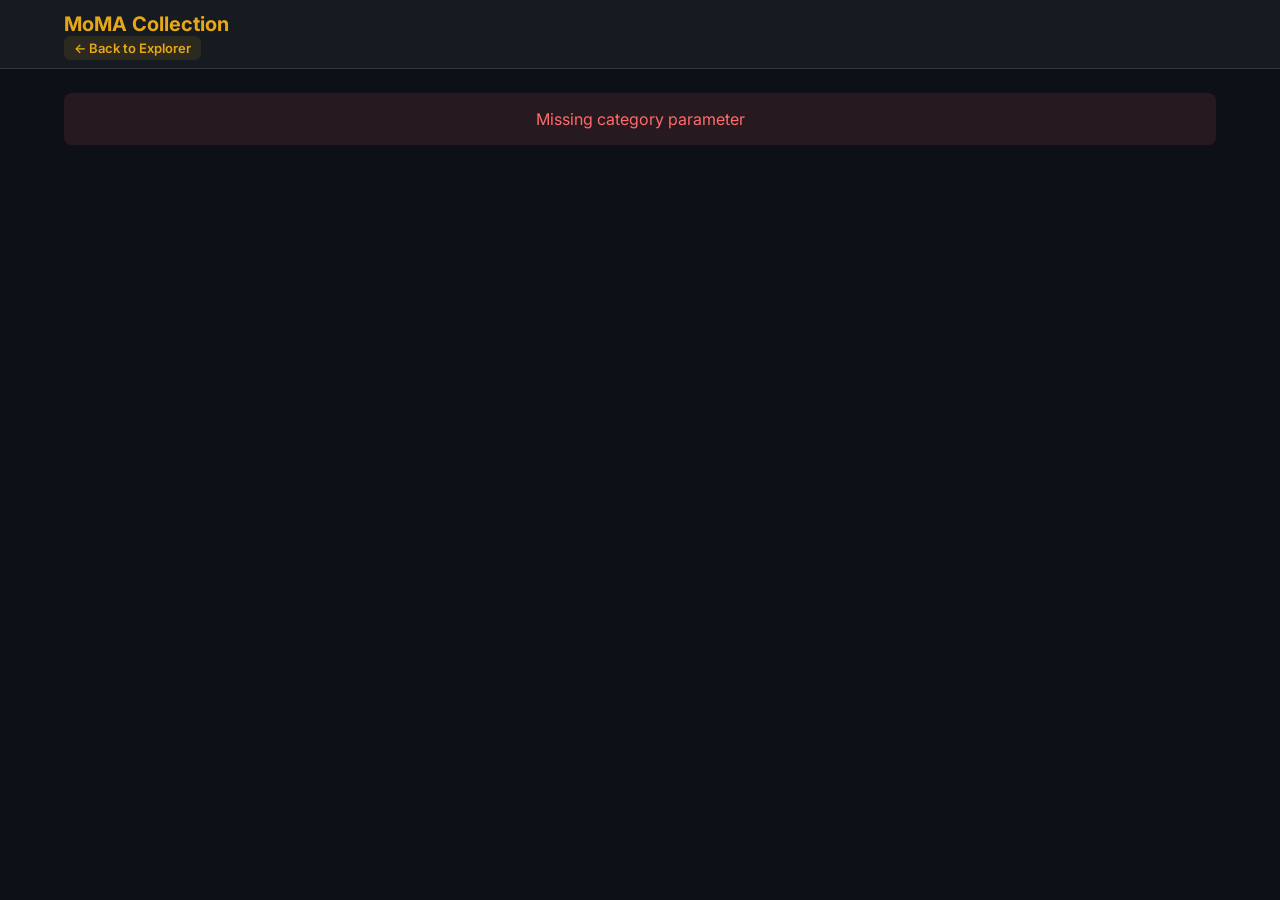
<file: momaViewByCategory.html>
<!DOCTYPE html>
<html lang="en">
<head>
  <meta charset="UTF-8">
  <meta name="viewport" content="width=device-width, initial-scale=1.0">
  <title>Tag View - MoMA Collection</title>
  <link href="https://fonts.googleapis.com/css2?family=Inter:wght@400;500;600;700&display=swap" rel="stylesheet">
  <style>
    :root {
      --bg-dark: #0d1117;
      --bg-secondary: #161b22;
      --bg-card: #1a1f2e;
      --border-color: #30363d;
      --text-primary: #e6e8eb;
      --text-secondary: #8b949e;
      --text-muted: #6e7681;
      --gold: #E6A817;
    }
    * { box-sizing: border-box; margin: 0; padding: 0; }
    html, body { background: var(--bg-dark); color: var(--text-primary); font-family: 'Inter', sans-serif; }
    a { color: var(--gold); text-decoration: none; }
    a:hover { opacity: 0.8; }
    header { border-bottom: 1px solid var(--border-color); background: var(--bg-secondary); padding: 12px 0; }
    .container { max-width: 1200px; margin: 0 auto; padding: 0 24px; }
    h1 { font-size: 20px; color: var(--gold); font-weight: 700; }
    .breadcrumb { font-size: 13px; color: var(--text-secondary); margin-top: 4px; }
    .breadcrumb a { color: var(--gold); font-weight: 600; padding: 4px 10px; background: rgba(230,168,23,0.1); border-radius: 6px; }
    main { padding: 24px 0; }
    .tag-info { background: var(--bg-card); border: 1px solid var(--border-color); border-radius: 12px; padding: 20px; margin-bottom: 24px; }
    .tag-title { font-size: 28px; font-weight: 700; margin-bottom: 8px; }
    .tag-stats { font-size: 13px; color: var(--text-secondary); display: flex; gap: 20px; flex-wrap: wrap; }
    .stat-value { font-weight: 600; color: var(--gold); }
    .sort-controls { margin-top: 12px; display: flex; gap: 6px; flex-wrap: wrap; }
    .sort-btn { padding: 5px 10px; background: var(--bg-dark); border: 1px solid var(--border-color); border-radius: 6px; color: var(--text-secondary); font-size: 12px; cursor: pointer; font-family: inherit; }
    .sort-btn:hover { border-color: var(--gold); color: var(--text-primary); }
    .sort-btn.active { background: var(--gold); border-color: var(--gold); color: var(--bg-dark); font-weight: 600; }
    .object-grid { display: grid; grid-template-columns: repeat(2, 1fr); gap: 16px; }
    .object-card { background: var(--bg-card); border: 1px solid var(--border-color); border-left: 3px solid var(--gold); border-radius: 10px; padding: 16px; transition: all 0.2s; }
    .object-card:hover { border-color: var(--gold); transform: translateY(-2px); box-shadow: 0 6px 20px rgba(0,0,0,0.3); }
    .object-title { font-size: 15px; font-weight: 600; margin-bottom: 8px; line-height: 1.4; }
    .object-meta { display: flex; flex-direction: column; gap: 4px; font-size: 12px; color: var(--text-muted); }
    .object-meta-row { display: grid; grid-template-columns: 70px 1fr; gap: 8px; }
    .object-meta-label { font-weight: 500; color: var(--text-secondary); }
    .moma-link { display: inline-block; margin-top: 8px; font-size: 11px; color: var(--gold); }
    .loading { text-align: center; padding: 48px; color: var(--text-secondary); }
    .spinner { width: 36px; height: 36px; border: 3px solid var(--border-color); border-top-color: var(--gold); border-radius: 50%; animation: spin 0.8s linear infinite; margin: 0 auto 12px; }
    @keyframes spin { to { transform: rotate(360deg); } }
    .error { color: #ff6b6b; padding: 16px; background: rgba(255,107,107,0.1); border-radius: 8px; text-align: center; }
    @media (max-width: 768px) { .object-grid { grid-template-columns: 1fr; } .tag-title { font-size: 22px; } }
  </style>
</head>
<body>
  <header>
    <div class="container">
      <h1>MoMA Collection</h1>
      <div class="breadcrumb"><a href="./moma.html">← Back to Explorer</a></div>
    </div>
  </header>
  <main>
    <div class="container">
      <div id="loading" class="loading"><div class="spinner"></div><div>Loading artworks...</div></div>
      <div id="content" style="display:none;">
        <div class="tag-info">
          <div class="tag-title" id="tagTitle">Loading...</div>
          <div class="tag-stats">
            <div class="stat"><span>Artworks:</span> <span class="stat-value" id="artworkCount">0</span></div>
            <div class="stat"><span>Type:</span> <span class="stat-value" id="tagType">-</span></div>
          </div>
          <div class="sort-controls">
            <span style="font-size:12px;color:var(--text-muted);margin-right:4px">Sort:</span>
            <button class="sort-btn active" data-sort="default">Default</button>
            <button class="sort-btn" data-sort="title">Title</button>
            <button class="sort-btn" data-sort="date">Date</button>
          </div>
        </div>
        <div class="object-grid" id="objectGrid"></div>
        <div id="loadMoreWrap"></div>
      </div>
      <div id="error" class="error" style="display:none;"></div>
    </div>
  </main>
  <script>
    function getParam(n) { return new URL(location.href).searchParams.get(n); }

    async function init() {
      const category = getParam('category');
      const type = getParam('type') || '';
      if (!category) {
        document.getElementById('loading').style.display = 'none';
        document.getElementById('error').style.display = 'block';
        document.getElementById('error').textContent = 'Missing category parameter';
        return;
      }

      try {
        const [graphResp, pulseResp, artistResp] = await Promise.all([
          fetch('./data/moma-graph.json'),
          fetch('./data/moma-pulse.json'),
          fetch('./data/moma-artists.json')
        ]);
        const graphData = await graphResp.json();
        const pulseRaw = await pulseResp.json();
        let artistData = null;
        try { artistData = await artistResp.json(); } catch(e) {}

        // Expand compact pulse format
        function expand(o) {
          if (typeof o === 'object' && !Array.isArray(o) && o.t !== undefined) {
            return { id: o.i, title: o.t, date: o.d, artistName: o.a, medium: o.m, department: o.dp, classification: o.c, nationality: o.n, decade: o.de };
          }
          return o;
        }
        const pulse = pulseRaw.map(expand);

        // Find tag
        const tag = graphData.tags.find(t => t.name === category || t.id === category);
        const fieldMap = { Department: 'department', Classification: 'classification', Nationality: 'nationality', Decade: 'decade' };
        const field = type ? fieldMap[type] : (tag ? fieldMap[tag.type] : null);

        // Filter objects
        let objects = field ? pulse.filter(o => o[field] === category) : pulse.filter(o =>
          o.department === category || o.classification === category || o.nationality === category || o.decade === category
        );

        document.getElementById('tagTitle').textContent = category;
        document.getElementById('artworkCount').textContent = objects.length.toLocaleString();
        document.getElementById('tagType').textContent = tag ? tag.type : type || 'Tag';

        // Build artist URL map
        const artistMap = {};
        if (artistData) {
          (artistData.artists || artistData).forEach(a => {
            const url = a.momaUrl || (a.ConstituentID ? `https://www.moma.org/artists/${a.ConstituentID}` : null);
            if (url && a.DisplayName) artistMap[a.DisplayName] = url;
            if (url && a.name) artistMap[a.name] = url;
          });
        }

        let currentSort = 'default';
        let sorted = [...objects];

        function sortObjs(arr, by) {
          if (by === 'title') return [...arr].sort((a,b) => (a.title||'').localeCompare(b.title||''));
          if (by === 'date') return [...arr].sort((a,b) => (parseInt(b.date)||0) - (parseInt(a.date)||0));
          return arr;
        }

        function render() {
          sorted = sortObjs(objects, currentSort);
          const grid = document.getElementById('objectGrid');
          grid.innerHTML = '';
          document.getElementById('loadMoreWrap').innerHTML = '';
          if (sorted.length === 0) { grid.innerHTML = '<div class="error">No artworks found.</div>'; return; }
          let shown = 0;
          const BATCH = 100;

          function batch() {
            const items = sorted.slice(shown, shown + BATCH);
            items.forEach(obj => {
              const card = document.createElement('div');
              card.className = 'object-card';
              let artistHtml = obj.artistName || '';
              if (artistHtml && artistMap[artistHtml]) {
                artistHtml = `<a href="${artistMap[artistHtml]}" target="_blank">${artistHtml}</a>`;
              }
              card.innerHTML =
                `<div class="object-title">${obj.title || 'Untitled'}</div>` +
                `<div class="object-meta">` +
                (obj.date ? `<div class="object-meta-row"><span class="object-meta-label">Date</span><span>${obj.date}</span></div>` : '') +
                (obj.artistName ? `<div class="object-meta-row"><span class="object-meta-label">Artist</span><span>${artistHtml}</span></div>` : '') +
                (obj.nationality ? `<div class="object-meta-row"><span class="object-meta-label">Nationality</span><span>${obj.nationality}</span></div>` : '') +
                (obj.medium ? `<div class="object-meta-row"><span class="object-meta-label">Medium</span><span>${obj.medium}</span></div>` : '') +
                `</div>` +
                (obj.id ? `<a href="https://www.moma.org/collection/works/${obj.id}" target="_blank" class="moma-link">View on MoMA →</a>` : '');
              grid.appendChild(card);
            });
            shown += items.length;
            document.getElementById('loadMoreWrap').innerHTML = '';
            if (shown < sorted.length) {
              const btn = document.createElement('button');
              btn.textContent = `Load more (${shown.toLocaleString()}/${sorted.length.toLocaleString()})`;
              btn.style.cssText = 'display:block;margin:20px auto;padding:10px 24px;background:var(--gold);color:var(--bg-dark);border:none;border-radius:8px;font-size:14px;font-weight:600;cursor:pointer;';
              btn.addEventListener('click', batch);
              document.getElementById('loadMoreWrap').appendChild(btn);
            }
          }
          batch();
        }

        render();

        document.getElementById('loading').style.display = 'none';
        document.getElementById('content').style.display = 'block';

        document.querySelectorAll('.sort-btn').forEach(btn => {
          btn.addEventListener('click', () => {
            document.querySelectorAll('.sort-btn').forEach(b => b.classList.remove('active'));
            btn.classList.add('active');
            currentSort = btn.dataset.sort;
            render();
          });
        });

      } catch(e) {
        console.error(e);
        document.getElementById('loading').style.display = 'none';
        document.getElementById('error').style.display = 'block';
        document.getElementById('error').textContent = 'Error: ' + e.message;
      }
    }

    if (document.readyState === 'loading') document.addEventListener('DOMContentLoaded', init);
    else init();
  </script>
</body>
</html>
</file>
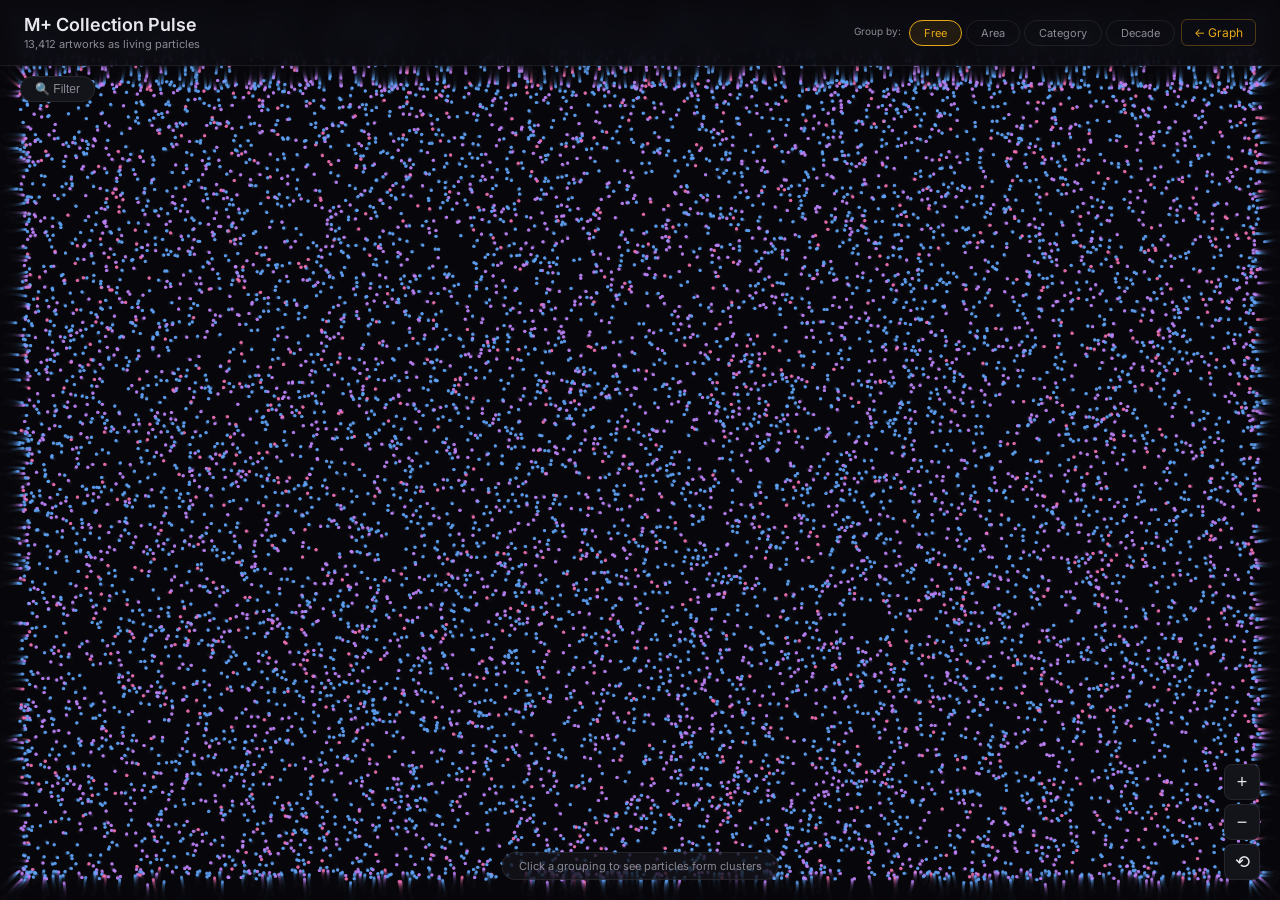
<file: pulse.html>
<!DOCTYPE html>
<html lang="en">
<head>
  <meta charset="UTF-8">
  <meta name="viewport" content="width=device-width, initial-scale=1.0">
  <title>M+ Collection Pulse</title>
  <link rel="preconnect" href="https://fonts.googleapis.com">
  <link rel="preconnect" href="https://fonts.gstatic.com" crossorigin>
  <link href="https://fonts.googleapis.com/css2?family=Inter:wght@400;500;600;700&display=swap" rel="stylesheet">
  <style>
    :root {
      --bg: #0a0a0f;
      --surface: #13131a;
      --border: rgba(255,255,255,0.08);
      --text: #e8e8ed;
      --text-dim: #8b8b97;
      --accent: #e6a817;
    }
    * { margin: 0; padding: 0; box-sizing: border-box; }
    body {
      font-family: 'Inter', sans-serif;
      background: var(--bg);
      color: var(--text);
      overflow: hidden;
      height: 100vh;
      user-select: none;
    }
    canvas { display: block; }
    
    .header {
      position: fixed; top: 0; left: 0; right: 0; z-index: 100;
      padding: 14px 24px;
      background: rgba(10,10,15,0.85);
      backdrop-filter: blur(12px);
      border-bottom: 1px solid var(--border);
      display: flex; align-items: center; justify-content: space-between;
    }
    .header h1 { font-size: 18px; font-weight: 600; }
    .header .sub { font-size: 11px; color: var(--text-dim); margin-top: 2px; }
    .controls { display: flex; gap: 6px; flex-wrap: wrap; align-items: center; }
    
    .pill {
      padding: 5px 14px; border-radius: 20px;
      border: 1px solid var(--border);
      background: transparent; color: var(--text-dim);
      font-size: 11px; cursor: pointer;
      font-family: 'Inter', sans-serif;
      transition: all 0.25s;
      white-space: nowrap;
    }
    .pill:hover { border-color: rgba(255,255,255,0.2); color: var(--text); }
    .pill.active { border-color: var(--accent); color: var(--accent); background: rgba(230,168,23,0.1); }
    
    .pill-group { display: flex; gap: 4px; }
    .pill-group .label { font-size: 10px; color: var(--text-dim); padding: 5px 4px; }
    
    .back-link {
      color: var(--accent); text-decoration: none; font-size: 12px;
      padding: 5px 12px; border: 1px solid rgba(230,168,23,0.3);
      border-radius: 6px; transition: all 0.2s;
    }
    .back-link:hover { background: rgba(230,168,23,0.1); }
    
    .tooltip {
      position: fixed; padding: 10px 14px;
      background: rgba(19,19,26,0.95);
      border: 1px solid var(--border);
      border-radius: 8px; font-size: 11px;
      pointer-events: none; opacity: 0;
      transition: opacity 0.12s;
      max-width: 280px; z-index: 200;
      backdrop-filter: blur(8px);
    }
    .tooltip .tt { font-weight: 600; color: var(--accent); margin-bottom: 3px; }
    .tooltip .tm { color: var(--text-dim); line-height: 1.5; }
    
    .cluster-label {
      position: fixed; pointer-events: none;
      font-size: 13px; font-weight: 700;
      color: #fff;
      text-align: center; z-index: 150;
      transition: opacity 0.3s;
      background: rgba(10,10,15,0.75);
      padding: 4px 10px;
      border-radius: 6px;
      backdrop-filter: blur(4px);
      line-height: 1.3;
    }
    .cluster-count {
      font-size: 10px; font-weight: 400;
      color: var(--text-dim); display: block;
    }
    
    .mode-info {
      position: fixed; bottom: 20px; left: 50%; transform: translateX(-50%);
      font-size: 11px; color: var(--text-dim);
      background: rgba(19,19,26,0.8);
      padding: 6px 16px; border-radius: 20px;
      border: 1px solid var(--border); z-index: 100;
    }
    
    @media (max-width: 768px) {
      .header { flex-direction: column; gap: 8px; padding: 10px 14px; }
      .controls { justify-content: center; }
    }
    .zoom-controls {
      position: fixed;
      bottom: 20px;
      right: 20px;
      display: flex;
      flex-direction: column;
      gap: 4px;
      z-index: 50;
    }
    .zoom-btn {
      width: 36px;
      height: 36px;
      border-radius: 8px;
      border: 1px solid var(--border);
      background: var(--surface);
      color: var(--text);
      font-size: 18px;
      cursor: pointer;
      display: flex;
      align-items: center;
      justify-content: center;
      transition: background 0.2s;
    }
    .zoom-btn:hover {
      background: rgba(255,255,255,0.1);
    }
    .filter-bar {
      position: fixed;
      top: 70px;
      left: 0;
      right: 0;
      display: flex;
      align-items: center;
      padding: 6px 20px;
      z-index: 40;
      gap: 8px;
    }
    .filter-dropdown-wrap {
      position: relative;
    }
    .filter-trigger {
      padding: 5px 14px;
      border-radius: 20px;
      border: 1px solid var(--border);
      background: var(--surface);
      color: var(--text-dim);
      font-size: 12px;
      cursor: pointer;
      display: flex;
      align-items: center;
      gap: 6px;
      transition: all 0.2s;
    }
    .filter-trigger:hover, .filter-trigger.has-selection {
      border-color: var(--accent);
      color: var(--text);
    }
    .filter-trigger .badge {
      background: var(--accent);
      color: #000;
      font-size: 10px;
      font-weight: 700;
      padding: 1px 6px;
      border-radius: 10px;
    }
    .filter-panel {
      display: none;
      position: absolute;
      top: calc(100% + 6px);
      left: 0;
      min-width: 220px;
      max-height: 50vh;
      overflow-y: auto;
      background: var(--surface);
      border: 1px solid var(--border);
      border-radius: 10px;
      box-shadow: 0 8px 32px rgba(0,0,0,0.5);
      z-index: 100;
      padding: 6px 0;
    }
    .filter-panel.open { display: block; }
    .filter-section-title {
      font-size: 10px;
      font-weight: 600;
      color: var(--accent);
      padding: 8px 14px 4px;
      text-transform: uppercase;
      letter-spacing: 0.5px;
    }
    .filter-option {
      display: flex;
      align-items: center;
      gap: 8px;
      padding: 6px 14px;
      font-size: 12px;
      color: var(--text-dim);
      cursor: pointer;
      transition: background 0.15s;
    }
    .filter-option:hover {
      background: rgba(255,255,255,0.05);
      color: var(--text);
    }
    .filter-option .check {
      font-size: 13px;
      opacity: 0.3;
      width: 16px;
    }
    .filter-option.selected { color: var(--text); }
    .filter-option.selected .check { opacity: 1; color: var(--accent); }
    .filter-option .count {
      margin-left: auto;
      font-size: 10px;
      color: var(--text-dim);
    }
    .active-filters {
      display: flex;
      gap: 4px;
      flex-wrap: wrap;
      align-items: center;
    }
    .active-tag {
      padding: 2px 8px;
      border-radius: 10px;
      background: rgba(230,168,23,0.2);
      color: var(--accent);
      font-size: 10px;
      display: flex;
      align-items: center;
      gap: 4px;
    }
    .active-tag .x {
      cursor: pointer;
      opacity: 0.6;
    }
    .active-tag .x:hover { opacity: 1; }
    .filter-clear-btn {
      font-size: 11px;
      color: var(--accent);
      background: none;
      border: none;
      cursor: pointer;
      padding: 2px 6px;
    }
    @media (max-width: 768px) {
      .filter-bar { top: 60px; padding: 4px 12px; }
      .filter-panel { min-width: 200px; max-height: 40vh; }
    }
  </style>
</head>
<body>

<div class="header">
  <div>
    <h1>M+ Collection Pulse</h1>
    <div class="sub">13,412 artworks as living particles</div>
  </div>
  <div class="controls">
    <div class="pill-group">
      <span class="label">Group by:</span>
      <button class="pill active" data-group="none">Free</button>
      <button class="pill" data-group="area">Area</button>
      <button class="pill" data-group="category">Category</button>
      <button class="pill" data-group="decade">Decade</button>
    </div>
    <a href="./index.html" class="back-link">← Graph</a>
  </div>
</div>

<div class="filter-bar" id="filterBar">
  <div class="filter-dropdown-wrap">
    <button class="filter-trigger" id="filterTrigger">
      🔍 Filter <span class="badge" id="filterBadge" style="display:none">0</span>
    </button>
    <div class="filter-panel" id="filterPanel"></div>
  </div>
  <div class="active-filters" id="activeFilters"></div>
</div>

<canvas id="canvas"></canvas>
<div class="tooltip" id="tooltip"></div>
<div class="mode-info" id="modeInfo">Click a grouping to see particles form clusters</div>
<div class="zoom-controls" id="zoomControls">
  <button class="zoom-btn" id="pulseZoomIn">+</button>
  <button class="zoom-btn" id="pulseZoomOut">−</button>
  <button class="zoom-btn" id="pulseZoomReset">⟲</button>
</div>

<script>
const AREA_COLORS = {
  'Visual Art': [192, 132, 252],
  'Design and Architecture': [96, 165, 250],
  'Moving Image': [244, 114, 182],
  'Unknown': [120, 120, 120]
};

const CATEGORY_COLORS = {
  'Photography': [147, 197, 253],
  'Painting': [192, 132, 252],
  'Ink Art': [110, 231, 183],
  'Print': [251, 191, 36],
  'Poster': [245, 158, 11],
  'Video': [244, 114, 182],
  'Drawing': [167, 139, 250],
  'Installation': [52, 211, 153],
  'Digital': [34, 211, 238],
  'Architectural Drawing': [96, 165, 250],
  'Architectural Photography': [56, 189, 248],
  'Design Object': [129, 140, 248],
  'Book/Periodical': [212, 163, 115],
  'Sculpture': [16, 185, 129],
  'Architectural Model': [74, 222, 128],
  'Design Drawing': [100, 200, 255],
  'Product Design': [200, 180, 255],
  'Archival Documentation': [180, 180, 200],
  'Video Installation': [255, 100, 150]
};

const DECADE_COLORS = {
  '1890s': [100, 100, 140], '1900s': [110, 110, 150], '1910s': [120, 120, 160],
  '1920s': [130, 140, 170], '1930s': [140, 160, 180], '1940s': [150, 170, 190],
  '1950s': [160, 190, 200], '1960s': [96, 165, 250], '1970s': [110, 231, 183],
  '1980s': [251, 191, 36], '1990s': [244, 114, 182], '2000s': [192, 132, 252],
  '2010s': [52, 211, 153], '2020s': [34, 211, 238]
};

const canvas = document.getElementById('canvas');
const ctx = canvas.getContext('2d');
const tooltip = document.getElementById('tooltip');
const modeInfo = document.getElementById('modeInfo');

let W, H;
let particles = [];
let groupMode = 'none';
let clusterTargets = {};
let mouseX = -999, mouseY = -999;
let hoveredParticle = null;
let animating = false;
let camScale = 1, camX = 0, camY = 0;
let selectedFilters = new Set();
let allParticles = []; // unfiltered
let activeParticles = []; // filtered view

function resize() {
  W = canvas.width = window.innerWidth;
  H = canvas.height = window.innerHeight;
}

function getColor(p) {
  if (groupMode === 'category') return CATEGORY_COLORS[p.data.category] || [120,120,120];
  if (groupMode === 'decade') return DECADE_COLORS[p.data.decade] || [120,120,120];
  return AREA_COLORS[p.data.area] || [120,120,120];
}

class Particle {
  constructor(data, i) {
    this.data = data;
    this.x = Math.random() * W;
    this.y = Math.random() * H;
    this.tx = this.x;
    this.ty = this.y;
    this.vx = (Math.random() - 0.5) * 0.3;
    this.vy = (Math.random() - 0.5) * 0.3;
    this.r = 1.5;
    this.phase = Math.random() * Math.PI * 2;
    this.speed = 0.002 + Math.random() * 0.003;
    this.drift = 15 + Math.random() * 25;
    this.baseX = this.x;
    this.baseY = this.y;
  }
  
  update(t) {
    if (groupMode === 'none') {
      // Free floating with gentle drift
      this.x += Math.sin(t * this.speed + this.phase) * 0.15;
      this.y += Math.cos(t * this.speed * 0.7 + this.phase) * 0.12;
      
      // Keep in bounds with soft bounce
      if (this.x < 20) this.vx += 0.05;
      if (this.x > W - 20) this.vx -= 0.05;
      if (this.y < 80) this.vy += 0.05;
      if (this.y > H - 20) this.vy -= 0.05;
      
      this.vx *= 0.99;
      this.vy *= 0.99;
      this.x += this.vx;
      this.y += this.vy;
    } else {
      // Move toward target with spring physics
      const dx = this.tx - this.x;
      const dy = this.ty - this.y;
      this.vx = this.vx * 0.85 + dx * 0.06;
      this.vy = this.vy * 0.85 + dy * 0.06;
      this.x += this.vx;
      this.y += this.vy;
      
      // Add subtle orbit when near target
      const dist = Math.sqrt(dx * dx + dy * dy);
      if (dist < 5) {
        this.x += Math.sin(t * this.speed * 2 + this.phase) * 0.3;
        this.y += Math.cos(t * this.speed * 2 + this.phase) * 0.3;
      }
    }
  }
  
  draw(t) {
    const col = getColor(this);
    const isHovered = this === hoveredParticle;
    const alpha = isHovered ? 1 : 0.75;
    const r = isHovered ? 4 : this.r;
    
    ctx.beginPath();
    ctx.arc(this.x, this.y, r, 0, Math.PI * 2);
    ctx.fillStyle = `rgba(${col[0]},${col[1]},${col[2]},${alpha})`;
    ctx.fill();
    
    if (isHovered) {
      ctx.strokeStyle = `rgba(255,255,255,0.8)`;
      ctx.lineWidth = 1.5;
      ctx.stroke();
    }
  }
}

function computeClusterTargets() {
  if (groupMode === 'none') return;
  
  // Group particles by the active grouping
  const groups = {};
  particles.forEach(p => {
    const key = groupMode === 'area' ? p.data.area
              : groupMode === 'category' ? p.data.category
              : p.data.decade || 'Unknown';
    if (!groups[key]) groups[key] = [];
    groups[key].push(p);
  });
  
  // Sort groups by size descending
  const sorted = Object.entries(groups).sort((a, b) => b[1].length - a[1].length);
  
  // Layout circles using circle packing
  const centerX = W / 2;
  const centerY = H / 2 + 30;
  const maxR = Math.min(W, H) * 0.32;
  
  // Calculate radius for each cluster based on count
  const totalCount = particles.length;
  const clusterInfo = sorted.map(([key, items]) => {
    const r = Math.sqrt(items.length / totalCount) * maxR;
    return { key, items, r: Math.max(r, 18) };
  });
  
  // Place clusters in a circular / spiral layout
  if (clusterInfo.length <= 5) {
    // Simple circle layout
    const angleStep = (Math.PI * 2) / clusterInfo.length;
    const orbitR = maxR * 0.55;
    clusterInfo.forEach((c, i) => {
      const angle = -Math.PI / 2 + i * angleStep;
      c.cx = centerX + Math.cos(angle) * orbitR;
      c.cy = centerY + Math.sin(angle) * orbitR;
    });
  } else {
    // Force-directed placement
    clusterInfo.forEach((c, i) => {
      const angle = (i / clusterInfo.length) * Math.PI * 2 - Math.PI / 2;
      const dist = maxR * (0.3 + 0.4 * (i / clusterInfo.length));
      c.cx = centerX + Math.cos(angle) * dist;
      c.cy = centerY + Math.sin(angle) * dist;
    });
    
    // Simple force repulsion — stronger to prevent overlap
    for (let iter = 0; iter < 150; iter++) {
      for (let i = 0; i < clusterInfo.length; i++) {
        for (let j = i + 1; j < clusterInfo.length; j++) {
          const a = clusterInfo[i], b = clusterInfo[j];
          let dx = b.cx - a.cx, dy = b.cy - a.cy;
          let dist = Math.sqrt(dx * dx + dy * dy);
          const minDist = a.r + b.r + 35;
          if (dist < minDist && dist > 0) {
            const force = (minDist - dist) / dist * 0.35;
            a.cx -= dx * force; a.cy -= dy * force;
            b.cx += dx * force; b.cy += dy * force;
          }
        }
        // Pull toward center gently
        const a = clusterInfo[i];
        a.cx += (centerX - a.cx) * 0.008;
        a.cy += (centerY - a.cy) * 0.008;
        // Keep in bounds
        a.cx = Math.max(a.r + 10, Math.min(W - a.r - 10, a.cx));
        a.cy = Math.max(a.r + 70, Math.min(H - a.r - 30, a.cy));
      }
    }
  }
  
  // Assign target positions within each cluster (spiral pattern for sphere look)
  clusterTargets = {};
  clusterInfo.forEach(c => {
    clusterTargets[c.key] = { cx: c.cx, cy: c.cy, r: c.r, count: c.items.length };
    
    c.items.forEach((p, i) => {
      // Sunflower / Fibonacci spiral for even distribution
      const golden = Math.PI * (3 - Math.sqrt(5));
      const r = c.r * Math.sqrt(i / c.items.length);
      const theta = i * golden;
      p.tx = c.cx + r * Math.cos(theta);
      p.ty = c.cy + r * Math.sin(theta);
    });
  });
}

function drawClusterLabels() {
  if (groupMode === 'none') return;
  
  // Remove old labels
  document.querySelectorAll('.cluster-label').forEach(el => el.remove());
  
  Object.entries(clusterTargets).forEach(([key, info]) => {
    const label = document.createElement('div');
    label.className = 'cluster-label';
    label.style.left = info.cx + 'px';
    label.style.top = info.cy + 'px';
    label.style.transform = 'translate(-50%, -50%)';
    label.innerHTML = `${key}<span class="cluster-count">${info.count}</span>`;
    document.body.appendChild(label);
  });
}

let frame = 0;
function applyFilters() {
  const subEl = document.querySelector('.sub');
  if (selectedFilters.size === 0) {
    particles = allParticles;
    subEl.textContent = `${allParticles.length.toLocaleString()} artworks as living particles`;
  } else {
    // Group filters by section
    const bySection = {};
    selectedFilters.forEach(key => {
      const [section, ...rest] = key.split(':');
      const val = rest.join(':');
      if (!bySection[section]) bySection[section] = new Set();
      bySection[section].add(val);
    });
    
    // AND across sections, OR within section
    particles = allParticles.filter(p => {
      return Object.entries(bySection).every(([section, vals]) => {
        if (section === 'area') return vals.has(p.data.area);
        if (section === 'category') return vals.has(p.data.category);
        if (section === 'medium') return vals.has(p.data.medium);
        if (section === 'decade') return vals.has(p.data.decade);
        return true;
      });
    });
    subEl.textContent = `${particles.length.toLocaleString()} / ${allParticles.length.toLocaleString()} artworks`;
  }
  if (groupMode !== 'none') {
    computeClusterTargets();
    drawClusterLabels();
    particles.forEach(p => {
      const key = groupMode === 'area' ? p.data.area : groupMode === 'category' ? p.data.category : p.data.decade;
      const target = clusterTargets[key];
      if (target) { p.tx = target.cx + (Math.random() - 0.5) * target.r * 1.5; p.ty = target.cy + (Math.random() - 0.5) * target.r * 1.5; }
    });
  }
}

function animate() {
  frame++;
  ctx.fillStyle = 'rgba(10, 10, 15, 0.25)';
  ctx.fillRect(0, 0, W, H);
  
  // Full clear every 30 frames to prevent ghosting
  if (frame % 30 === 0) {
    ctx.fillStyle = '#0a0a0f';
    ctx.fillRect(0, 0, W, H);
  }
  
  const t = performance.now();
  
  // Transform mouse to world coords
  const wmx = (mouseX - camX) / camScale;
  const wmy = (mouseY - camY) / camScale;
  
  // Find hovered particle (in world coords)
  hoveredParticle = null;
  let minDist = 15 / camScale;
  particles.forEach(p => {
    const dx = p.x - wmx, dy = p.y - wmy;
    const d = Math.sqrt(dx * dx + dy * dy);
    if (d < minDist) { minDist = d; hoveredParticle = p; }
  });
  
  // Update & draw with camera transform
  ctx.save();
  ctx.translate(camX, camY);
  ctx.scale(camScale, camScale);
  particles.forEach(p => p.update(t));
  particles.forEach(p => p.draw(t));
  ctx.restore();
  
  // Tooltip
  if (hoveredParticle) {
    const d = hoveredParticle.data;
    tooltip.style.opacity = '1';
    tooltip.innerHTML = `
      <div class="tt">${d.title}</div>
      <div class="tm">
        ${d.artistName ? `🎨 ${d.artistName}<br>` : ''}
        ${d.year ? `📅 ${d.year}<br>` : ''}
        ◉ ${d.category} · ${d.area}
        ${d.medium ? `<br>🖌️ ${d.medium}` : ''}
      </div>`;
    const tx = Math.min(mouseX + 15, W - 290);
    const ty = Math.min(mouseY - 10, H - 150);
    tooltip.style.left = tx + 'px';
    tooltip.style.top = ty + 'px';
    canvas.style.cursor = 'pointer';
  } else {
    tooltip.style.opacity = '0';
    canvas.style.cursor = 'default';
  }
  
  requestAnimationFrame(animate);
}

async function init() {
  resize();
  
  const resp = await fetch('./data/pulse.json');
  const data = await resp.json();
  
  particles = data.map((d, i) => new Particle(d, i));
  allParticles = particles;
  activeParticles = particles;
  
  // Build filter dropdown with sections
  const filterSections = {
    'Area': [...new Set(data.map(d => d.area).filter(Boolean))].sort(),
    'Category': [...new Set(data.map(d => d.category).filter(Boolean))].sort(),
    'Medium': [...new Set(data.map(d => d.medium).filter(Boolean))].sort().slice(0, 20),
    'Decade': [...new Set(data.map(d => d.decade).filter(Boolean))].sort(),
  };
  
  // Count per value
  const valueCounts = {};
  data.forEach(d => {
    [d.area, d.category, d.medium, d.decade].forEach(v => {
      if (v) valueCounts[v] = (valueCounts[v] || 0) + 1;
    });
  });
  
  const panel = document.getElementById('filterPanel');
  const trigger = document.getElementById('filterTrigger');
  const badge = document.getElementById('filterBadge');
  const activeContainer = document.getElementById('activeFilters');
  
  Object.entries(filterSections).forEach(([section, values]) => {
    const title = document.createElement('div');
    title.className = 'filter-section-title';
    title.textContent = section;
    panel.appendChild(title);
    
    values.forEach(val => {
      const opt = document.createElement('div');
      opt.className = 'filter-option';
      opt.dataset.value = val;
      opt.dataset.section = section.toLowerCase();
      opt.innerHTML = `<span class="check">\u2610</span><span>${val}</span><span class="count">${(valueCounts[val] || 0).toLocaleString()}</span>`;
      opt.addEventListener('click', e => {
        e.stopPropagation();
        toggleFilter(val, section.toLowerCase(), opt);
      });
      panel.appendChild(opt);
    });
  });
  
  // Toggle dropdown
  trigger.addEventListener('click', e => {
    e.stopPropagation();
    panel.classList.toggle('open');
  });
  document.addEventListener('click', () => panel.classList.remove('open'));
  panel.addEventListener('click', e => e.stopPropagation());
  
  function toggleFilter(val, section, opt) {
    const key = section + ':' + val;
    if (selectedFilters.has(key)) {
      selectedFilters.delete(key);
      opt.classList.remove('selected');
      opt.querySelector('.check').textContent = '\u2610';
    } else {
      selectedFilters.add(key);
      opt.classList.add('selected');
      opt.querySelector('.check').textContent = '\u2611';
    }
    updateFilterUI();
    applyFilters();
  }
  
  function updateFilterUI() {
    const count = selectedFilters.size;
    badge.style.display = count > 0 ? 'inline' : 'none';
    badge.textContent = count;
    trigger.classList.toggle('has-selection', count > 0);
    
    // Rebuild active tags
    activeContainer.innerHTML = '';
    selectedFilters.forEach(key => {
      const val = key.split(':').slice(1).join(':');
      const tag = document.createElement('span');
      tag.className = 'active-tag';
      tag.innerHTML = `${val} <span class="x" data-key="${key}">\u2715</span>`;
      tag.querySelector('.x').addEventListener('click', () => {
        selectedFilters.delete(key);
        const opt = panel.querySelector(`.filter-option[data-value="${CSS.escape(val)}"]`);
        if (opt) { opt.classList.remove('selected'); opt.querySelector('.check').textContent = '\u2610'; }
        updateFilterUI();
        applyFilters();
      });
      activeContainer.appendChild(tag);
    });
    if (count > 0) {
      const clearBtn = document.createElement('button');
      clearBtn.className = 'filter-clear-btn';
      clearBtn.textContent = 'Clear all';
      clearBtn.addEventListener('click', () => {
        selectedFilters.clear();
        panel.querySelectorAll('.filter-option.selected').forEach(o => {
          o.classList.remove('selected'); o.querySelector('.check').textContent = '\u2610';
        });
        updateFilterUI();
        applyFilters();
      });
      activeContainer.appendChild(clearBtn);
    }
  }
  
  // Setup filter buttons
  document.querySelectorAll('.pill[data-group]').forEach(btn => {
    btn.addEventListener('click', () => {
      document.querySelectorAll('.pill[data-group]').forEach(b => b.classList.remove('active'));
      btn.classList.add('active');
      groupMode = btn.dataset.group;
      
      if (groupMode === 'none') {
        // Scatter back to free
        particles.forEach(p => {
          p.tx = p.x;
          p.ty = p.y;
          p.vx = (Math.random() - 0.5) * 2;
          p.vy = (Math.random() - 0.5) * 2;
        });
        document.querySelectorAll('.cluster-label').forEach(el => el.remove());
        modeInfo.textContent = 'Particles floating freely';
      } else {
        computeClusterTargets();
        drawClusterLabels();
        const groupCount = Object.keys(clusterTargets).length;
        modeInfo.textContent = `Grouped by ${groupMode} · ${groupCount} clusters`;
      }
    });
  });
  
  // Mouse tracking
  canvas.addEventListener('mousemove', e => { mouseX = e.clientX; mouseY = e.clientY; });
  canvas.addEventListener('mouseleave', () => { mouseX = -999; mouseY = -999; });
  canvas.addEventListener('touchmove', e => {
    const t = e.touches[0];
    mouseX = t.clientX; mouseY = t.clientY;
  }, { passive: true });
  canvas.addEventListener('touchend', () => { mouseX = -999; mouseY = -999; });
  
  // Zoom controls
  document.getElementById('pulseZoomIn').addEventListener('click', () => {
    const cx = W / 2, cy = H / 2;
    const newScale = Math.min(camScale * 1.3, 5);
    camX = cx - (cx - camX) * (newScale / camScale);
    camY = cy - (cy - camY) * (newScale / camScale);
    camScale = newScale;
  });
  document.getElementById('pulseZoomOut').addEventListener('click', () => {
    const cx = W / 2, cy = H / 2;
    const newScale = Math.max(camScale * 0.7, 0.3);
    camX = cx - (cx - camX) * (newScale / camScale);
    camY = cy - (cy - camY) * (newScale / camScale);
    camScale = newScale;
  });
  document.getElementById('pulseZoomReset').addEventListener('click', () => {
    camScale = 1; camX = 0; camY = 0;
  });
  
  // Pinch zoom + wheel zoom
  canvas.addEventListener('wheel', e => {
    e.preventDefault();
    const factor = e.deltaY < 0 ? 1.05 : 0.95;
    const newScale = Math.max(0.3, Math.min(5, camScale * factor));
    camX = e.clientX - (e.clientX - camX) * (newScale / camScale);
    camY = e.clientY - (e.clientY - camY) * (newScale / camScale);
    camScale = newScale;
  }, { passive: false });
  
  animate();
}

window.addEventListener('resize', () => {
  resize();
  if (groupMode !== 'none') {
    computeClusterTargets();
    drawClusterLabels();
  }
});

init();
</script>
</body>
</html>
</file>
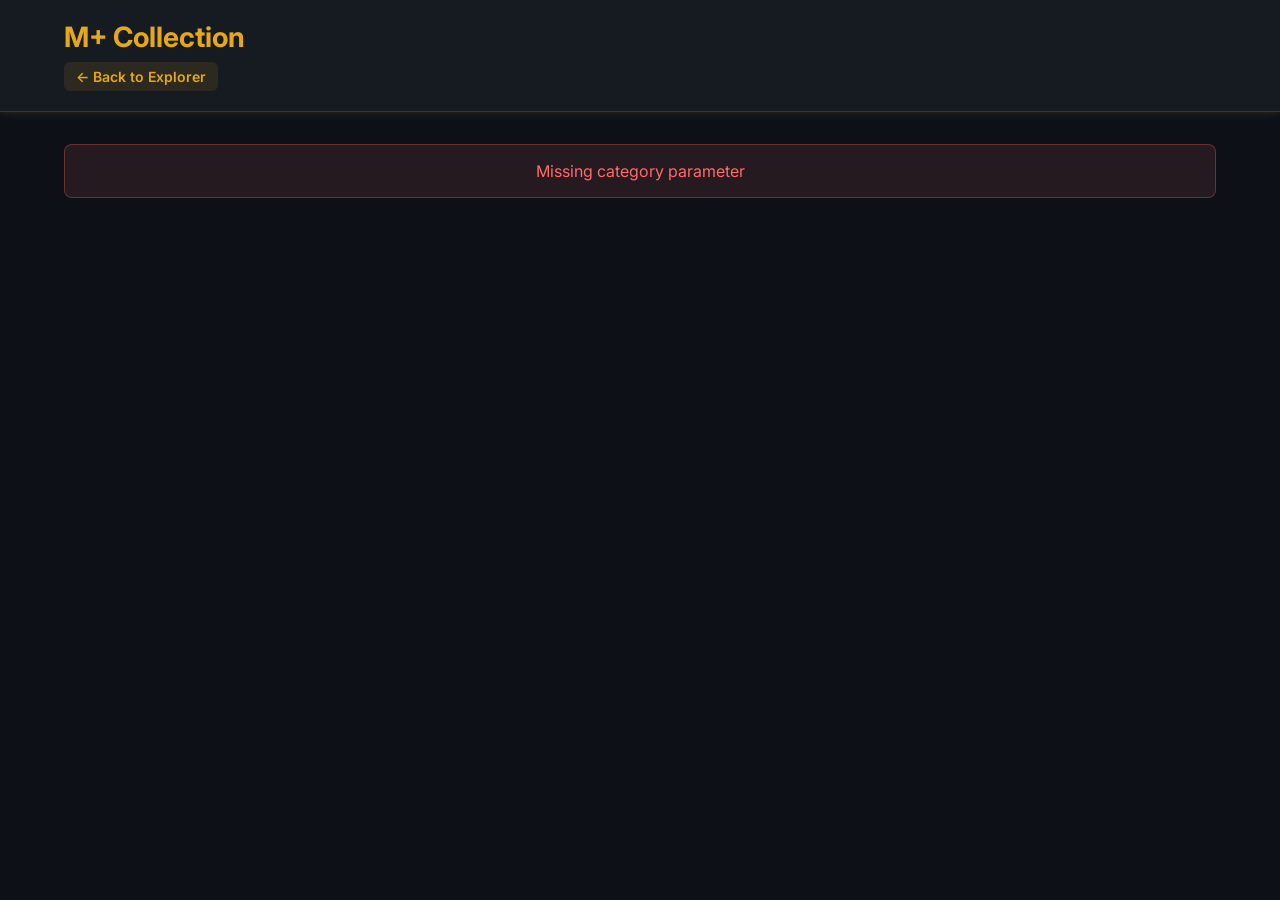
<file: viewByCategory.html>
<!DOCTYPE html>
<html lang="en">
<head>
  <meta charset="UTF-8">
  <meta name="viewport" content="width=device-width, initial-scale=1.0">
  <title>Tag View - M+ Collection</title>
  <link rel="preconnect" href="https://fonts.googleapis.com">
  <link rel="preconnect" href="https://fonts.gstatic.com" crossorigin>
  <link href="https://fonts.googleapis.com/css2?family=Inter:wght@400;500;600;700&display=swap" rel="stylesheet">
  <style>
    :root {
      --bg-dark: #0d1117;
      --bg-secondary: #161b22;
      --bg-card: #1a1f2e;
      --border-color: #30363d;
      --text-primary: #e6e8eb;
      --text-secondary: #8b949e;
      --text-muted: #6e7681;
      --gold: #E6A817;
    }

    * {
      box-sizing: border-box;
      margin: 0;
      padding: 0;
    }

    html, body {
      margin: 0;
      min-height: 100%;
      background: var(--bg-dark);
      color: var(--text-primary);
      font-family: 'Inter', -apple-system, BlinkMacSystemFont, 'Segoe UI', Roboto, Oxygen, Ubuntu, Cantarell, sans-serif;
    }

    a {
      color: var(--gold);
      text-decoration: none;
      transition: opacity 0.2s;
    }

    a:hover {
      opacity: 0.8;
    }

    header {
      border-bottom: 1px solid var(--border-color);
      background: var(--bg-secondary);
      padding: 20px 0;
      box-shadow: 0 1px 8px rgba(230, 168, 23, 0.15);
    }

    .container {
      max-width: 1200px;
      margin: 0 auto;
      padding: 0 24px;
    }

    h1 {
      font-size: 28px;
      margin-bottom: 8px;
      color: var(--gold);
      font-weight: 700;
    }

    .breadcrumb {
      font-size: 14px;
      color: var(--text-secondary);
      margin-top: 8px;
    }

    .breadcrumb a {
      color: var(--gold);
      font-weight: 600;
      display: inline-flex;
      align-items: center;
      gap: 4px;
      padding: 6px 12px;
      background: rgba(230, 168, 23, 0.1);
      border-radius: 6px;
      transition: all 0.2s;
    }

    .breadcrumb a:hover {
      background: rgba(230, 168, 23, 0.2);
      transform: translateX(-2px);
    }

    main {
      padding: 32px 0;
    }

    .tag-info {
      background: var(--bg-card);
      border: 1px solid var(--border-color);
      border-radius: 12px;
      padding: 24px;
      margin-bottom: 32px;
    }

    .tag-title {
      font-size: 32px;
      font-weight: 700;
      margin-bottom: 12px;
      color: var(--text-primary);
    }

    .tag-stats {
      font-size: 14px;
      color: var(--text-secondary);
      display: flex;
      gap: 24px;
      flex-wrap: wrap;
    }

    .stat {
      display: flex;
      align-items: center;
      gap: 8px;
    }

    .stat-value {
      font-weight: 600;
      color: var(--gold);
    }

    .object-grid {
      display: grid;
      grid-template-columns: repeat(2, 1fr);
      gap: 20px;
    }

    .object-card {
      background: var(--bg-card);
      border: 1px solid var(--border-color);
      border-left: 3px solid var(--gold);
      border-radius: 12px;
      padding: 20px;
      transition: all 0.3s ease-out;
    }

    .object-card:hover {
      border-left-color: #f0b830;
      border-color: var(--gold);
      transform: translateY(-3px);
      box-shadow: 0 8px 24px rgba(0, 0, 0, 0.3), 0 0 0 1px rgba(230, 168, 23, 0.2);
      background: rgba(26, 31, 46, 0.8);
    }

    .object-title {
      font-size: 16px;
      font-weight: 600;
      color: var(--text-primary);
      margin-bottom: 6px;
      line-height: 1.4;
    }

    .object-title-tc {
      font-size: 14px;
      color: var(--text-secondary);
      margin-bottom: 12px;
      line-height: 1.4;
    }

    .object-meta {
      display: flex;
      flex-direction: column;
      gap: 6px;
      font-size: 13px;
      color: var(--text-muted);
    }

    .object-meta-row {
      display: grid;
      grid-template-columns: 80px 1fr;
      gap: 12px;
    }

    .object-meta-label {
      font-weight: 500;
      color: var(--text-secondary);
    }

    .error {
      color: #ff6b6b;
      padding: 16px;
      background: rgba(255, 107, 107, 0.1);
      border: 1px solid rgba(255, 107, 107, 0.3);
      border-radius: 8px;
      text-align: center;
    }

    .loading {
      text-align: center;
      padding: 48px;
      color: var(--text-secondary);
    }

    .spinner {
      width: 40px;
      height: 40px;
      border: 3px solid var(--border-color);
      border-top-color: var(--gold);
      border-radius: 50%;
      animation: spin 0.8s linear infinite;
      margin: 0 auto 16px;
    }

    @keyframes spin {
      to { transform: rotate(360deg); }
    }

    .tag-badge {
      display: inline-block;
      padding: 4px 10px;
      background: rgba(230, 168, 23, 0.15);
      border: 1px solid rgba(230, 168, 23, 0.3);
      border-radius: 6px;
      font-size: 12px;
      font-weight: 600;
      color: var(--gold);
      margin-right: 8px;
    }

    .sort-controls {
      margin-top: 16px;
      display: flex;
      gap: 8px;
      flex-wrap: wrap;
    }

    .sort-btn {
      padding: 6px 12px;
      background: var(--bg-dark);
      border: 1px solid var(--border-color);
      border-radius: 6px;
      color: var(--text-secondary);
      font-size: 12px;
      cursor: pointer;
      transition: all 0.2s;
      font-family: inherit;
    }

    .sort-btn:hover {
      background: var(--bg-card);
      border-color: var(--gold);
      color: var(--text-primary);
    }

    .sort-btn.active {
      background: var(--gold);
      border-color: var(--gold);
      color: var(--bg-dark);
      font-weight: 600;
    }

    @media (max-width: 768px) {
      .object-grid {
        grid-template-columns: 1fr;
      }

      .tag-title {
        font-size: 24px;
      }

      h1 {
        font-size: 22px;
      }

      .tag-info {
        padding: 16px;
      }
    }
  </style>
</head>
<body>
  <header>
    <div class="container">
      <h1>M+ Collection</h1>
      <div class="breadcrumb">
        <a href="./index.html">← Back to Explorer</a>
      </div>
    </div>
  </header>

  <main>
    <div class="container">
      <div id="loading" class="loading">
        <div class="spinner"></div>
        <div>Loading artworks...</div>
      </div>

      <div id="content" style="display: none;">
        <div class="tag-info">
          <div class="tag-title" id="tagTitle">Loading...</div>
          <div class="tag-stats">
            <div class="stat">
              <span>Artworks:</span>
              <span class="stat-value" id="artworkCount">0</span>
            </div>
            <div class="stat">
              <span>Type:</span>
              <span class="stat-value" id="tagType">-</span>
            </div>
          </div>
          <div class="sort-controls">
            <span style="font-size: 12px; color: var(--text-muted); margin-right: 4px;">Sort by:</span>
            <button class="sort-btn active" data-sort="default">Default</button>
            <button class="sort-btn" data-sort="title">Title (A-Z)</button>
            <button class="sort-btn" data-sort="date">Date</button>
          </div>
        </div>

        <div class="object-grid" id="objectGrid"></div>
      </div>

      <div id="error" class="error" style="display: none;"></div>
    </div>
  </main>

  <script>
    function getQueryParam(name) {
      const url = new URL(window.location.href);
      return url.searchParams.get(name);
    }

    function getQueryParams(name) {
      const url = new URL(window.location.href);
      return url.searchParams.getAll(name);
    }

    async function loadData() {
      const cacheBust = `v=${Date.now()}`;
      const [indexResp, fullResp] = await Promise.all([
        fetch(`./data/museum-index.json?${cacheBust}`),
        fetch(`./data/pulse.json?${cacheBust}`)
      ]);
      if (!indexResp.ok) throw new Error('Failed to load collection data');
      const index = await indexResp.json();
      if (fullResp.ok) {
        let fullData = await fullResp.json();
        // Filter to Sigg only if sigg=1 param
        if (new URL(window.location.href).searchParams.get('sigg') === '1') {
          fullData = fullData.filter(o => o.sigg);
        }
        index._fullObjects = fullData;
      }
      return index;
    }

    // Build artist name -> URL lookup
    function buildArtistMap(data) {
      const map = {};
      if (data && data.artists) {
        data.artists.forEach(a => {
          if (a.name && a.mplusUrl) map[a.name] = a.mplusUrl;
          if (a.nameTC && a.mplusUrl) map[a.nameTC] = a.mplusUrl;
        });
      }
      return map;
    }

    function artistLink(name, artistMap) {
      const url = artistMap[name];
      if (url) return `<a href="${url}" target="_blank" style="color:var(--gold);text-decoration:none;">${name}</a>`;
      return name;
    }

    function sortObjects(objects, sortBy) {
      if (sortBy === 'title') {
        return objects.sort((a, b) => {
          const titleA = (a.title || 'Untitled').toLowerCase();
          const titleB = (b.title || 'Untitled').toLowerCase();
          return titleA.localeCompare(titleB);
        });
      } else if (sortBy === 'date') {
        return objects.sort((a, b) => {
          // Extract year from date string (e.g., "1990" or "1990-2000")
          const yearA = a.date ? parseInt(a.date.match(/\d{4}/)?.[0] || '0') : 0;
          const yearB = b.date ? parseInt(b.date.match(/\d{4}/)?.[0] || '0') : 0;
          return yearB - yearA; // Newest first
        });
      }
      return objects; // default order
    }

    let currentObjects = [];
    let currentTag = null;

    function renderObjects(category, data, sortBy = 'default') {
      const isSigg = new URL(window.location.href).searchParams.get('sigg') === '1';
      // Look up tag from siggTags first in sigg mode, then fall back to tags
      const tag = isSigg
        ? (data.siggTags || []).find(t => t.id === category) || data.tags.find(t => t.id === category)
        : data.tags.find(t => t.id === category);
      
      // Use full objects from pulse.json if available, filter by category
      let objects;

      // For movement/group tags in sigg mode, use siggObjectsByTag directly
      if (isSigg && data.siggObjectsByTag && data.siggObjectsByTag[category]) {
        objects = data.siggObjectsByTag[category];
      } else if (data._fullObjects) {
        objects = data._fullObjects.filter(o => {
          // Match against all fields: area, category, medium, nationality, decade
          if (o.area === category || o.category === category ||
              o.medium === category || o.decade === category ||
              o.nationality === category || o.artistName === category) return true;
          // Also check arrays
          if (o.areas && o.areas.includes(category)) return true;
          if (o.categories && o.categories.includes(category)) return true;
          return false;
        }).map(o => ({
          id: o.id,
          title: o.title,
          titleTC: o.titleTC,
          areas: o.areas || [o.area].filter(Boolean),
          categories: o.categories || [o.category].filter(Boolean),
          medium: o.medium,
          date: o.year ? String(o.year) : '',
          artistName: o.artistName,
          nationality: o.nationality || ''
        }));
      } else {
        objects = (isSigg && data.siggObjectsByTag ? data.siggObjectsByTag[category] : null) || data.objectsByTag[category] || [];
      }

      currentTag = tag;
      currentObjects = objects;

      // Update tag info
      document.getElementById('tagTitle').textContent = category;

      const displayCount = objects.length;

      document.getElementById('artworkCount').textContent = displayCount;
      document.getElementById('tagType').textContent = tag ? tag.type : 'unknown';

      // Sort objects
      objects = sortObjects([...objects], sortBy);

      // Render object cards
      const grid = document.getElementById('objectGrid');
      grid.innerHTML = '';
      const oldBtn = document.getElementById('loadMoreBtn');
      if (oldBtn) oldBtn.remove();

      if (objects.length === 0) {
        grid.innerHTML = '<div class="error">No artworks found for this tag.</div>';
        return;
      }

      let displayedCount = 0;
      const PAGE_SIZE = 100;
      const sortedObjects = sortObjects([...objects], sortBy);
      const artistMap = buildArtistMap(data);

      function renderBatch() {
        const batch = sortedObjects.slice(displayedCount, displayedCount + PAGE_SIZE);
        batch.forEach(obj => {
          const card = document.createElement('div');
          card.className = 'object-card';

        const title = document.createElement('div');
        title.className = 'object-title';
        title.textContent = obj.title || 'Untitled';
        card.appendChild(title);

        if (obj.titleTC) {
          const titleTC = document.createElement('div');
          titleTC.className = 'object-title-tc';
          titleTC.textContent = obj.titleTC;
          card.appendChild(titleTC);
        }

        const meta = document.createElement('div');
        meta.className = 'object-meta';

        if (obj.date) {
          const row = document.createElement('div');
          row.className = 'object-meta-row';
          row.innerHTML = `
            <span class="object-meta-label">Date</span>
            <span>${obj.date}</span>
          `;
          meta.appendChild(row);
        }

        if (obj.artistName) {
          const row = document.createElement('div');
          row.className = 'object-meta-row';
          const linkedName = artistLink(obj.artistName, artistMap);
          const artistDisplay = obj.artistNameTC
            ? `${linkedName} (${obj.artistNameTC})`
            : linkedName;
          row.innerHTML = `
            <span class="object-meta-label">Artist</span>
            <span>${artistDisplay}</span>
          `;
          meta.appendChild(row);
        }

        if (obj.nationality) {
          const row = document.createElement('div');
          row.className = 'object-meta-row';
          row.innerHTML = `
            <span class="object-meta-label">Nationality</span>
            <span>${obj.nationality}</span>
          `;
          meta.appendChild(row);
        }

        if (obj.medium) {
          const row = document.createElement('div');
          row.className = 'object-meta-row';
          row.innerHTML = `
            <span class="object-meta-label">Medium</span>
            <span>${obj.medium}</span>
          `;
          meta.appendChild(row);
        }

        if (obj.areas && obj.areas.length > 0) {
          const row = document.createElement('div');
          row.className = 'object-meta-row';
          row.innerHTML = `
            <span class="object-meta-label">Area</span>
            <span>${obj.areas.join(', ')}</span>
          `;
          meta.appendChild(row);
        }

        if (obj.categories && obj.categories.length > 0) {
          const row = document.createElement('div');
          row.className = 'object-meta-row';
          row.innerHTML = `
            <span class="object-meta-label">Categories</span>
            <span>${obj.categories.slice(0, 3).join(', ')}</span>
          `;
          meta.appendChild(row);
        }

        card.appendChild(meta);
        grid.appendChild(card);
      });
        displayedCount += batch.length;

        // Remove old load-more button
        const oldBtn = document.getElementById('loadMoreBtn');
        if (oldBtn) oldBtn.remove();

        // Add load more if needed
        if (displayedCount < sortedObjects.length) {
          const btn = document.createElement('button');
          btn.id = 'loadMoreBtn';
          btn.textContent = `Load more (${displayedCount}/${sortedObjects.length})`;
          btn.style.cssText = 'display:block;margin:20px auto;padding:10px 24px;background:var(--gold);color:var(--bg-dark);border:none;border-radius:8px;font-size:14px;font-weight:600;cursor:pointer;';
          btn.addEventListener('click', renderBatch);
          grid.after(btn);
        }
      }
      renderBatch();
    }

    function renderMultiTag(tags, data) {
      const isSigg = new URL(window.location.href).searchParams.get('sigg') === '1';

      // If single tag in sigg mode and it's a movement/group, delegate to renderObjects
      if (tags.length === 1 && isSigg && data.siggObjectsByTag && data.siggObjectsByTag[tags[0]]) {
        renderObjects(tags[0], data);
        return;
      }

      if (!data._fullObjects) {
        document.getElementById('error').textContent = 'Full data not available';
        document.getElementById('error').style.display = 'block';
        return;
      }

      // Build lookup sets from siggObjectsByTag for movement/group tags
      const siggIdSets = {};
      if (isSigg && data.siggObjectsByTag) {
        tags.forEach(tag => {
          if (data.siggObjectsByTag[tag]) {
            siggIdSets[tag] = new Set(data.siggObjectsByTag[tag].map(o => o.id));
          }
        });
      }

      // Cross-filter: AND across tags
      const objects = data._fullObjects.filter(o => {
        return tags.every(tag => {
          // Check siggObjectsByTag lookup first (for movement/group tags)
          if (siggIdSets[tag]) return siggIdSets[tag].has(o.id);
          return o.area === tag || o.category === tag ||
                 o.medium === tag || o.decade === tag ||
                 o.nationality === tag ||
                 (o.areas && o.areas.includes(tag)) ||
                 (o.categories && o.categories.includes(tag));
        });
      }).map(o => ({
        id: o.id,
        title: o.title,
        titleTC: o.titleTC,
        areas: o.areas || [o.area].filter(Boolean),
        categories: o.categories || [o.category].filter(Boolean),
        medium: o.medium,
        date: o.year ? String(o.year) : '',
        artistName: o.artistName,
        nationality: o.nationality || ''
      }));

      document.getElementById('tagTitle').textContent = tags.join(' + ');
      document.getElementById('artworkCount').textContent = objects.length.toLocaleString();
      document.getElementById('tagType').textContent = 'Cross-filter';

      currentObjects = objects;

      const grid = document.getElementById('objectGrid');
      grid.innerHTML = '';
      const oldBtn = document.getElementById('loadMoreBtn');
      if (oldBtn) oldBtn.remove();

      if (objects.length === 0) {
        grid.innerHTML = '<div class="error">No artworks match all selected tags.</div>';
        return;
      }

      let displayedCount = 0;
      const PAGE_SIZE = 100;
      const sortedObjects = objects;
      const artistMap = buildArtistMap(data);

      function renderBatch() {
        const batch = sortedObjects.slice(displayedCount, displayedCount + PAGE_SIZE);
        batch.forEach(obj => {
          const card = document.createElement('div');
          card.className = 'object-card';
          const titleEl = document.createElement('div');
          titleEl.className = 'object-title';
          titleEl.textContent = obj.title || 'Untitled';
          card.appendChild(titleEl);
          if (obj.titleTC) {
            const tc = document.createElement('div');
            tc.className = 'object-title-tc';
            tc.textContent = obj.titleTC;
            card.appendChild(tc);
          }
          const meta = document.createElement('div');
          meta.className = 'object-meta';
          [['Date', obj.date], ['Artist', obj.artistName], ['Nationality', obj.nationality], ['Medium', obj.medium]].forEach(([label, val]) => {
            if (val) {
              const row = document.createElement('div');
              row.className = 'object-meta-row';
              if (label === 'Artist') {
                row.innerHTML = `<span class="object-meta-label">${label}</span><span>${artistLink(val, artistMap)}</span>`;
              } else {
                row.innerHTML = `<span class="object-meta-label">${label}</span><span>${val}</span>`;
              }
              meta.appendChild(row);
            }
          });
          card.appendChild(meta);
          grid.appendChild(card);
        });
        displayedCount += batch.length;
        const old = document.getElementById('loadMoreBtn');
        if (old) old.remove();
        if (displayedCount < sortedObjects.length) {
          const btn = document.createElement('button');
          btn.id = 'loadMoreBtn';
          btn.textContent = `Load more (${displayedCount}/${sortedObjects.length})`;
          btn.style.cssText = 'display:block;margin:20px auto;padding:10px 24px;background:var(--gold);color:var(--bg-dark);border:none;border-radius:8px;font-size:14px;font-weight:600;cursor:pointer;';
          btn.addEventListener('click', renderBatch);
          grid.after(btn);
        }
      }
      renderBatch();
    }

    async function init() {
      const category = getQueryParam('category');
      const multiTags = getQueryParams('tag');

      if (!category && multiTags.length === 0) {
        document.getElementById('loading').style.display = 'none';
        document.getElementById('error').style.display = 'block';
        document.getElementById('error').textContent = 'Missing category parameter';
        return;
      }

      try {
        const data = await loadData();
        
        if (multiTags.length > 0) {
          // Multi-tag cross filter mode
          renderMultiTag(multiTags, data);
        } else {
          renderObjects(category, data);
        }

        document.getElementById('loading').style.display = 'none';
        document.getElementById('content').style.display = 'block';

        // Setup sort buttons
        document.querySelectorAll('.sort-btn').forEach(btn => {
          btn.addEventListener('click', () => {
            document.querySelectorAll('.sort-btn').forEach(b => b.classList.remove('active'));
            btn.classList.add('active');
            const sortBy = btn.dataset.sort;
            renderObjects(category, data, sortBy);
          });
        });
      } catch (error) {
        console.error('Error:', error);
        document.getElementById('loading').style.display = 'none';
        document.getElementById('error').style.display = 'block';
        document.getElementById('error').textContent = `Error: ${error.message}`;
      }
    }

    if (document.readyState === 'loading') {
      document.addEventListener('DOMContentLoaded', init);
    } else {
      init();
    }
  </script>
</body>
</html>
</file>
<file: styles.css>
:root {
  --bg-dark: #0d1117;
  --bg-secondary: #161b22;
  --bg-card: #1a1f2e;
  --border-color: #30363d;
  --text-primary: #e6e8eb;
  --text-secondary: #8b949e;
  --text-muted: #6e7681;
  --gold: #E6A817;
  --teal: #4ecdc4;
  --coral: #ff6b6b;
  --blue: #45b7d1;
  --green: #96ceb4;
  --purple: #a78bfa;
}

* {
  box-sizing: border-box;
  margin: 0;
  padding: 0;
}

html, body {
  height: 100%;
  margin: 0;
  font-family: 'Inter', -apple-system, BlinkMacSystemFont, 'Segoe UI', Roboto, Oxygen, Ubuntu, Cantarell, sans-serif;
  background: radial-gradient(ellipse at center, #1a1f2e 0%, #0d1117 70%);
  color: var(--text-primary);
  overflow: hidden;
}

/* Header */
.app-header {
  position: relative;
  z-index: 100;
  padding: 16px 24px;
  background: var(--bg-secondary);
  border-bottom: 1px solid var(--border-color);
  box-shadow: 0 1px 8px rgba(230, 168, 23, 0.15);
  display: flex;
  align-items: center;
  justify-content: space-between;
  flex-wrap: wrap;
  gap: 16px;
}

.app-header h1 {
  font-size: 24px;
  font-weight: 700;
  margin: 0;
  color: var(--gold);
  letter-spacing: -0.5px;
}

.app-header .subtitle {
  font-size: 13px;
  color: var(--text-secondary);
  margin-top: 2px;
}

.app-header .stats {
  font-size: 12px;
  color: var(--text-muted);
  display: flex;
  gap: 16px;
}

.app-header .stats span {
  display: flex;
  align-items: center;
  gap: 4px;
}

/* Search and filters */
.controls {
  display: flex;
  align-items: center;
  gap: 12px;
  flex-wrap: wrap;
}

.search-container {
  position: relative;
  min-width: 280px;
}

.search-input {
  width: 100%;
  padding: 10px 16px;
  background: var(--bg-dark);
  border: 1px solid var(--border-color);
  border-radius: 8px;
  color: var(--text-primary);
  font-size: 14px;
  outline: none;
  transition: all 0.2s;
}

.search-input:focus {
  border-color: var(--gold);
  box-shadow: 0 0 0 3px rgba(230, 168, 23, 0.1);
}

.search-input::placeholder {
  color: var(--text-muted);
}

.search-dropdown {
  position: absolute;
  top: calc(100% + 4px);
  left: 0;
  right: 0;
  background: var(--bg-card);
  border: 1px solid var(--border-color);
  border-radius: 8px;
  max-height: 320px;
  overflow-y: auto;
  z-index: 1000;
  display: none;
  box-shadow: 0 8px 24px rgba(0, 0, 0, 0.4);
}

.search-dropdown.show {
  display: block;
}

.search-item {
  padding: 12px 16px;
  cursor: pointer;
  transition: all 0.2s;
  border-bottom: 1px solid var(--border-color);
  display: flex;
  align-items: center;
  gap: 12px;
  touch-action: manipulation;
  -webkit-tap-highlight-color: rgba(230, 168, 23, 0.2);
}

.search-item:last-child {
  border-bottom: none;
}

.search-item:hover,
.search-item.selected {
  background: rgba(230, 168, 23, 0.1);
}

.search-item-icon {
  font-size: 20px;
  flex-shrink: 0;
  width: 28px;
  text-align: center;
}

.search-item-info {
  flex: 1;
  min-width: 0;
}

.search-item-name {
  font-size: 14px;
  font-weight: 500;
  color: var(--text-primary);
  margin-bottom: 2px;
  white-space: nowrap;
  overflow: hidden;
  text-overflow: ellipsis;
}

.search-item-meta {
  display: flex;
  align-items: center;
  gap: 8px;
  font-size: 11px;
  flex-wrap: wrap;
}

.search-type-badge {
  padding: 2px 6px;
  border-radius: 4px;
  font-weight: 600;
  text-transform: uppercase;
  letter-spacing: 0.3px;
}

.search-item-count {
  color: var(--text-muted);
}

.search-item-detail {
  color: var(--text-secondary);
}

.filter-buttons {
  display: flex;
  gap: 8px;
  flex-wrap: wrap;
}

.filter-btn {
  padding: 8px 14px;
  background: var(--bg-dark);
  border: 1px solid var(--border-color);
  border-radius: 6px;
  color: var(--text-secondary);
  font-size: 13px;
  cursor: pointer;
  transition: all 0.3s ease-out;
  white-space: nowrap;
}

.filter-btn:hover {
  background: var(--bg-card);
  border-color: var(--gold);
  color: var(--text-primary);
}

.filter-btn.active {
  background: var(--gold);
  border-color: var(--gold);
  color: var(--bg-dark);
  font-weight: 600;
}

/* Sigg Collection toggle button */
.filter-btn.sigg-toggle {
  background: var(--bg-dark);
  border: 2px solid #c084fc;
  color: #c084fc;
  font-weight: 500;
  position: relative;
}

.filter-btn.sigg-toggle:hover {
  background: rgba(192, 132, 252, 0.1);
  border-color: #c084fc;
  color: #c084fc;
}

.filter-btn.sigg-toggle.active {
  background: #c084fc;
  border-color: #c084fc;
  color: #0d1117;
  font-weight: 600;
  box-shadow: 0 0 12px rgba(192, 132, 252, 0.4);
}

/* Main content */
.app-main {
  height: calc(100% - 80px);
  position: relative;
  display: flex;
}

#graph-container {
  flex: 1;
  position: relative;
  height: 100%;
  width: 100%;
  transition: box-shadow 0.3s ease-out;
}

#graph-container.sigg-mode {
  box-shadow: inset 0 0 0 3px rgba(192, 132, 252, 0.5);
}

#graph {
  width: 100%;
  height: 100%;
  display: block;
  background: var(--bg-dark);
  cursor: grab;
}

#graph:active {
  cursor: grabbing;
}

/* Zoom controls */
.zoom-controls {
  position: absolute;
  bottom: 24px;
  right: 24px;
  display: flex;
  flex-direction: column;
  gap: 8px;
  z-index: 10;
}

.zoom-btn {
  width: 40px;
  height: 40px;
  background: var(--bg-card);
  border: 1px solid var(--border-color);
  border-radius: 8px;
  color: var(--text-primary);
  font-size: 18px;
  cursor: pointer;
  display: flex;
  align-items: center;
  justify-content: center;
  transition: all 0.2s;
  backdrop-filter: blur(8px);
}

.zoom-btn:hover {
  background: var(--bg-secondary);
  border-color: var(--gold);
  color: var(--gold);
  transform: scale(1.05);
}

/* Legend */
.legend {
  position: absolute;
  top: 24px;
  left: 24px;
  background: rgba(26, 31, 46, 0.95);
  border: 1px solid var(--border-color);
  border-radius: 12px;
  padding: 16px;
  backdrop-filter: blur(8px);
  z-index: 10;
  max-width: 240px;
  max-height: calc(100vh - 140px);
  overflow-y: auto;
}

.legend h3 {
  font-size: 14px;
  font-weight: 600;
  margin-bottom: 12px;
  color: var(--gold);
}

.legend-item {
  display: flex;
  align-items: center;
  gap: 10px;
  margin-bottom: 8px;
  font-size: 12px;
  color: var(--text-secondary);
  cursor: pointer;
  padding: 4px 8px;
  border-radius: 6px;
  transition: all 0.3s ease-out;
  opacity: 0.6;
}

.legend-item:hover {
  background: rgba(255, 255, 255, 0.05);
  opacity: 1;
}

.legend-item.active {
  opacity: 1;
  color: var(--text-primary);
  background: rgba(255, 255, 255, 0.08);
}

.legend-color {
  width: 20px;
  height: 20px;
  border-radius: 50%;
  border: 2px solid var(--bg-dark);
  flex-shrink: 0;
}

.legend-group {
  margin-bottom: 2px;
}

.legend-expand {
  margin-left: auto;
  font-size: 10px;
  color: var(--text-muted);
  transition: transform 0.2s;
}

.legend-group.open .legend-expand {
  transform: rotate(90deg);
}

.legend-sub {
  max-height: 0;
  overflow: hidden;
  transition: max-height 0.3s ease-out;
  padding-left: 16px;
}

.legend-group.open .legend-sub {
  max-height: 500px;
}

.legend-sub-item {
  display: flex;
  align-items: center;
  justify-content: space-between;
  padding: 4px 10px;
  margin: 1px 0;
  font-size: 11px;
  color: var(--text-secondary);
  cursor: pointer;
  border-radius: 4px;
  transition: all 0.15s;
}

.legend-sub-item:hover {
  background: rgba(255, 255, 255, 0.08);
  color: var(--text-primary);
}

.legend-sub-item .sub-checkbox {
  margin-right: 6px;
  font-size: 13px;
  opacity: 0.5;
  transition: opacity 0.15s;
}

.legend-sub-item:hover .sub-checkbox {
  opacity: 0.8;
}

.legend-sub-item.selected {
  background: rgba(230, 168, 23, 0.15);
  color: var(--text-primary);
}

.legend-sub-item.selected .sub-checkbox {
  opacity: 1;
  color: #E6A817;
}

.legend-sub-item .sub-count {
  font-size: 10px;
  color: var(--text-muted);
  margin-left: auto;
  padding-left: 8px;
}

/* Side panel */
.side-panel {
  position: absolute;
  top: 0;
  right: -450px;
  width: 450px;
  height: 100%;
  background: var(--bg-secondary);
  border-left: 1px solid var(--border-color);
  transition: right 0.25s ease-out;
  z-index: 50;
  display: flex;
  flex-direction: column;
  box-shadow: -4px 0 24px rgba(0, 0, 0, 0.3);
}

.side-panel.open {
  right: 0;
}

.panel-header {
  position: sticky;
  top: 0;
  background: var(--bg-secondary);
  border-bottom: 1px solid var(--border-color);
  padding: 20px 24px;
  display: flex;
  justify-content: space-between;
  align-items: flex-start;
  z-index: 10;
  flex-shrink: 0;
}

.panel-header-content {
  flex: 1;
}

.panel-title-wrapper {
  display: flex;
  align-items: flex-start;
  gap: 12px;
  margin-bottom: 12px;
}

.panel-color-indicator {
  width: 4px;
  height: 48px;
  border-radius: 2px;
  flex-shrink: 0;
}

.panel-title {
  font-size: 20px;
  font-weight: 700;
  color: var(--text-primary);
  margin-bottom: 4px;
}

.panel-type-label {
  font-size: 11px;
  font-weight: 600;
  text-transform: uppercase;
  letter-spacing: 0.5px;
  color: var(--text-muted);
}

.panel-summary {
  font-size: 13px;
  color: var(--text-secondary);
  padding: 8px 12px;
  background: rgba(230, 168, 23, 0.08);
  border-left: 2px solid var(--gold);
  border-radius: 4px;
}

.close-btn {
  background: none;
  border: none;
  color: var(--text-secondary);
  font-size: 24px;
  cursor: pointer;
  padding: 0;
  width: 32px;
  height: 32px;
  display: flex;
  align-items: center;
  justify-content: center;
  border-radius: 6px;
  transition: all 0.2s;
  flex-shrink: 0;
}

.close-btn:hover {
  background: var(--bg-dark);
  color: var(--text-primary);
}

.panel-content {
  flex: 1;
  overflow-y: auto;
  padding: 24px;
  scroll-behavior: smooth;
}

.panel-footer {
  position: sticky;
  bottom: 0;
  background: var(--bg-secondary);
  border-top: 1px solid var(--border-color);
  padding: 16px 24px;
  z-index: 10;
  flex-shrink: 0;
  box-shadow: 0 -2px 8px rgba(0, 0, 0, 0.15);
}

.detail-btn {
  display: block;
  width: 100%;
  padding: 12px 16px;
  background: var(--gold);
  color: var(--bg-dark);
  border-radius: 8px;
  text-decoration: none;
  font-size: 14px;
  font-weight: 600;
  text-align: center;
  transition: all 0.2s;
}

.detail-btn:hover {
  background: #f0b830;
  transform: translateY(-1px);
  box-shadow: 0 4px 12px rgba(230, 168, 23, 0.3);
}

.research-guide-btn {
  background: rgba(96, 165, 250, 0.15);
  color: #60a5fa;
  margin-top: 8px;
}
.research-guide-btn:hover {
  background: rgba(96, 165, 250, 0.25);
  color: #93bbfc;
}

.detail-btn.disabled {
  background: rgba(255,255,255,0.1);
  color: var(--text-muted);
  pointer-events: none;
  cursor: default;
}

.object-grid {
  display: grid;
  grid-template-columns: 1fr;
  gap: 16px;
}

.object-card {
  background: var(--bg-card);
  border: 1px solid var(--border-color);
  border-radius: 10px;
  padding: 16px;
  transition: all 0.3s ease-out;
  cursor: pointer;
}

.object-card:hover {
  border-color: var(--gold);
  transform: translateY(-3px);
  box-shadow: 0 4px 16px rgba(0, 0, 0, 0.3), 0 0 0 1px rgba(230, 168, 23, 0.2);
  background: rgba(26, 31, 46, 0.8);
}

.object-title {
  font-size: 15px;
  font-weight: 600;
  color: var(--text-primary);
  margin-bottom: 6px;
  line-height: 1.4;
}

.object-title-tc {
  font-size: 13px;
  color: var(--text-secondary);
  margin-bottom: 8px;
}

.object-meta {
  display: flex;
  flex-direction: column;
  gap: 4px;
  font-size: 12px;
  color: var(--text-muted);
}

.object-meta-row {
  display: flex;
  gap: 8px;
}

.object-meta-label {
  font-weight: 500;
  color: var(--text-secondary);
  min-width: 60px;
}

/* Artist bio card */
.artist-bio {
  background: rgba(192, 132, 252, 0.08);
  border: 1px solid rgba(192, 132, 252, 0.2);
  border-radius: 10px;
  padding: 16px;
  margin-bottom: 16px;
}

.artist-bio-text {
  font-size: 13px;
  color: var(--text-secondary);
  line-height: 1.6;
}

/* Artwork details */
.artwork-details {
  background: var(--bg-card);
  border: 1px solid var(--border-color);
  border-radius: 10px;
  padding: 16px;
}

.detail-row {
  display: flex;
  gap: 12px;
  padding: 10px 0;
  border-bottom: 1px solid var(--border-color);
}

.detail-row:last-child {
  border-bottom: none;
}

.detail-label {
  font-weight: 600;
  color: var(--text-secondary);
  min-width: 100px;
  flex-shrink: 0;
  font-size: 12px;
}

.detail-value {
  color: var(--text-primary);
  font-size: 13px;
  line-height: 1.5;
}

/* Graph styles */
.link {
  stroke: #30363d;
  stroke-opacity: 0.6;
  fill: none;
  transition: stroke-opacity 0.3s, stroke 0.3s;
}

.link.highlight {
  stroke-opacity: 1;
  stroke: var(--gold);
  stroke-dasharray: 5, 3;
  animation: dash 0.5s linear infinite;
}

@keyframes dash {
  to {
    stroke-dashoffset: -8;
  }
}

.node text {
  pointer-events: none;
  font-size: 11px;
  fill: var(--text-primary);
  text-shadow: 0 1px 3px rgba(0, 0, 0, 0.8);
  font-weight: 500;
}

.node circle {
  stroke: var(--bg-dark);
  stroke-width: 2px;
  filter: drop-shadow(0 0 3px rgba(0, 0, 0, 0.5));
  transition: all 0.3s ease-out;
}

.node:hover circle {
  filter: brightness(1.2) drop-shadow(0 0 12px currentColor) drop-shadow(0 0 20px currentColor);
  stroke-width: 3px;
  transform: scale(1.1);
}

.node {
  cursor: pointer;
  transition: transform 0.3s ease-out;
}

.badge {
  fill: var(--text-muted);
  font-size: 9px;
  font-weight: 600;
  dominant-baseline: middle;
  text-anchor: middle;
  pointer-events: none;
}

/* Tooltip */
.tooltip {
  position: absolute;
  background: rgba(26, 31, 46, 0.98);
  border: 1px solid var(--gold);
  border-radius: 8px;
  padding: 12px 16px;
  pointer-events: none;
  opacity: 0;
  transition: opacity 0.2s, transform 0.2s;
  transform: translateY(4px);
  z-index: 1000;
  font-size: 13px;
  color: var(--text-primary);
  box-shadow: 0 4px 20px rgba(0, 0, 0, 0.5), 0 0 0 1px rgba(230, 168, 23, 0.2);
  backdrop-filter: blur(12px);
  max-width: 280px;
}

.tooltip.show {
  opacity: 1;
  transform: translateY(0);
}

.tooltip-title {
  font-weight: 700;
  margin-bottom: 6px;
  color: var(--gold);
  font-size: 14px;
}

.tooltip-detail {
  font-size: 12px;
  color: var(--text-secondary);
  margin-bottom: 6px;
}

.tooltip-detail:last-child {
  margin-bottom: 0;
  font-size: 10px;
  color: var(--text-muted);
  font-style: italic;
}

/* Loading state */
.loading {
  position: absolute;
  top: 50%;
  left: 50%;
  transform: translate(-50%, -50%);
  text-align: center;
  color: var(--text-secondary);
}

.spinner {
  display: flex;
  gap: 8px;
  justify-content: center;
  margin: 0 auto 16px;
}

.spinner span {
  width: 12px;
  height: 12px;
  background: var(--gold);
  border-radius: 50%;
  animation: pulse 1.4s ease-in-out infinite;
}

.spinner span:nth-child(1) {
  animation-delay: 0s;
}

.spinner span:nth-child(2) {
  animation-delay: 0.2s;
}

.spinner span:nth-child(3) {
  animation-delay: 0.4s;
}

@keyframes pulse {
  0%, 80%, 100% {
    opacity: 0.3;
    transform: scale(0.8);
  }
  40% {
    opacity: 1;
    transform: scale(1.2);
  }
}

@keyframes spin {
  to { transform: rotate(360deg); }
}

/* Responsive */
@media (max-width: 768px) {
  /* === HEADER: compact 2 rows === */
  .app-header {
    flex-direction: column;
    align-items: stretch;
    padding: 8px 12px;
    gap: 8px;
  }

  .app-header > div:first-child {
    display: flex;
    align-items: center;
    justify-content: space-between;
  }

  .app-header h1 {
    font-size: 18px;
  }

  .app-header .subtitle {
    display: none;
  }

  /* Controls: search + action buttons on same row */
  .controls {
    width: 100%;
    flex-direction: row;
    flex-wrap: nowrap;
    gap: 6px;
    align-items: center;
  }

  .search-container {
    flex: 1;
    min-width: 0;
  }

  .search-input {
    font-size: 13px;
    padding: 6px 10px;
  }

  /* Area filter buttons: horizontal scroll row */
  .filter-buttons {
    display: none;
  }

  /* Sigg, Browse, Pulse: compact icon buttons in header */
  .filter-btn.sigg-toggle,
  .filter-btn.browse-btn,
  .controls > a.filter-btn {
    padding: 6px 10px;
    font-size: 12px;
    white-space: nowrap;
    flex-shrink: 0;
  }

  /* === SIDE PANEL: bottom sheet === */
  .side-panel {
    width: 100%;
    height: 60vh;
    right: auto;
    left: 0;
    top: auto;
    bottom: -60vh;
    border-left: none;
    border-top: 1px solid var(--border-color);
    transition: bottom 0.25s ease-out;
    box-shadow: 0 -4px 24px rgba(0, 0, 0, 0.3);
  }

  .side-panel.open {
    right: auto;
    bottom: 0;
  }

  .panel-header { padding: 12px 16px; }
  .panel-title { font-size: 16px; }
  .panel-content { padding: 12px 16px; }
  .panel-footer { padding: 10px 16px; }
  .object-grid { gap: 10px; }

  /* === LEGEND: bottom tab bar === */
  .legend {
    position: fixed;
    top: auto;
    bottom: 0;
    left: 0;
    right: 0;
    max-width: none;
    border-radius: 0;
    border: none;
    border-top: 1px solid var(--border-color);
    padding: 0;
    display: flex;
    align-items: stretch;
    gap: 0;
    overflow: visible;
    z-index: 20;
    background: rgba(22, 27, 34, 0.95);
    -webkit-overflow-scrolling: touch;
  }

  .legend h3 {
    display: none;
  }

  .legend-item[data-type="all"] {
    display: none;
  }

  .legend-group {
    flex: 1;
    min-width: 0;
    position: static;
  }

  .legend-item {
    margin: 0;
    padding: 8px 2px 6px;
    justify-content: center;
    flex-direction: column;
    align-items: center;
    gap: 3px;
    border-radius: 0;
    white-space: nowrap;
    font-size: 10px;
    border-top: 2px solid transparent;
    transition: border-color 0.2s, opacity 0.2s;
    opacity: 0.7;
  }

  .legend-item span {
    font-size: 9px;
    line-height: 1;
  }

  .legend-item .legend-expand {
    display: none;
  }

  .legend-color {
    width: 18px;
    height: 18px;
    border-radius: 6px;
    margin: 0;
  }

  .legend-group.open > .legend-item {
    border-top-color: var(--gold);
    opacity: 1;
  }

  /* Legend submenu: positioned above tab bar */
  .legend-sub {
    position: absolute;
    bottom: 100%;
    left: 0;
    right: 0;
    max-height: 0;
    padding-left: 0;
    background: rgba(22, 27, 34, 0.98);
    border-top: 1px solid var(--border-color);
    border-radius: 12px 12px 0 0;
    z-index: 25;
    overflow-y: auto;
    -webkit-overflow-scrolling: touch;
    box-shadow: 0 -4px 24px rgba(0, 0, 0, 0.4);
    transition: max-height 0.3s ease-out;
  }

  .legend-group.open .legend-sub {
    max-height: 40vh;
    padding: 8px 12px 12px;
  }

  .legend-sub-item {
    padding: 10px 12px;
    font-size: 14px;
  }

  .legend-sub-item .sub-checkbox {
    font-size: 16px;
  }

  .legend-sub-item .sub-count {
    font-size: 12px;
  }

  /* Zoom controls above legend bar */
  .zoom-controls {
    bottom: 60px;
    right: 12px;
  }
}

/* Scrollbar */
::-webkit-scrollbar {
  width: 10px;
}

::-webkit-scrollbar-track {
  background: var(--bg-dark);
}

::-webkit-scrollbar-thumb {
  background: var(--border-color);
  border-radius: 5px;
}

::-webkit-scrollbar-thumb:hover {
  background: var(--text-muted);
}

/* Browse Modal */
.browse-btn {
  background: rgba(230, 168, 23, 0.15) !important;
  border-color: var(--gold) !important;
}

.browse-modal {
  display: none;
  position: fixed;
  inset: 0;
  z-index: 2000;
  background: rgba(0, 0, 0, 0.7);
  backdrop-filter: blur(4px);
}

.browse-modal.show {
  display: flex;
  align-items: center;
  justify-content: center;
}

.browse-content {
  background: var(--bg-primary);
  border: 1px solid var(--border-color);
  border-radius: 12px;
  width: 90vw;
  max-width: 600px;
  height: 85vh;
  display: flex;
  flex-direction: column;
  overflow: hidden;
}

.browse-header {
  padding: 16px 20px;
  border-bottom: 1px solid var(--border-color);
  position: relative;
}

.browse-header h2 {
  margin: 0 0 12px;
  font-size: 1.2rem;
  color: var(--gold);
}

.browse-close {
  position: absolute;
  top: 12px;
  right: 12px;
}

.browse-tabs {
  display: flex;
  gap: 8px;
  margin-bottom: 12px;
}

.browse-tab {
  padding: 6px 14px;
  border-radius: 20px;
  border: 1px solid var(--border-color);
  background: transparent;
  color: var(--text-secondary);
  font-size: 0.85rem;
  cursor: pointer;
  transition: all 0.2s;
}

.browse-tab.active {
  background: var(--gold);
  color: #0d1117;
  border-color: var(--gold);
}

.browse-search {
  width: 100%;
  padding: 10px 14px;
  border-radius: 8px;
  border: 1px solid var(--border-color);
  background: var(--bg-secondary);
  color: var(--text-primary);
  font-size: 0.9rem;
  outline: none;
  box-sizing: border-box;
}

.browse-search:focus {
  border-color: var(--gold);
}

.browse-alphabet {
  display: flex;
  flex-wrap: wrap;
  gap: 2px;
  padding: 8px 20px;
  border-bottom: 1px solid var(--border-color);
}

.browse-alphabet a {
  width: 28px;
  height: 28px;
  display: flex;
  align-items: center;
  justify-content: center;
  border-radius: 4px;
  color: var(--gold);
  text-decoration: none;
  font-size: 0.8rem;
  font-weight: 600;
  cursor: pointer;
}

.browse-alphabet a:hover {
  background: rgba(230, 168, 23, 0.15);
}

.browse-alphabet a.disabled {
  color: var(--text-muted);
  pointer-events: none;
}

.browse-list {
  flex: 1;
  overflow-y: auto;
  padding: 8px 0;
}

.browse-letter-group {
  padding: 0 20px;
}

.browse-letter {
  position: sticky;
  top: 0;
  padding: 8px 0 4px;
  font-size: 0.85rem;
  font-weight: 700;
  color: var(--gold);
  background: var(--bg-primary);
  border-bottom: 1px solid var(--border-color);
  z-index: 1;
}

.browse-artist {
  padding: 12px 0;
  border-bottom: 1px solid rgba(255,255,255,0.05);
  cursor: pointer;
  display: flex;
  justify-content: space-between;
  align-items: center;
  transition: background 0.15s;
  touch-action: manipulation;
  -webkit-tap-highlight-color: rgba(230, 168, 23, 0.2);
}

.browse-artist:hover,
.browse-artist:active {
  background: rgba(230, 168, 23, 0.08);
  margin: 0 -20px;
  padding: 12px 20px;
}

.browse-artist-name {
  font-size: 0.95rem;
  color: var(--text-primary);
}

.browse-artist-name-tc {
  font-size: 0.8rem;
  color: var(--text-secondary);
  margin-top: 2px;
}

.browse-artist-count {
  font-size: 0.8rem;
  color: var(--text-muted);
  white-space: nowrap;
  margin-left: 12px;
}

@media (max-width: 600px) {
  .browse-content {
    width: 100vw;
    height: 100vh;
    border-radius: 0;
    max-width: none;
  }
  .browse-alphabet a {
    width: 24px;
    height: 24px;
    font-size: 0.7rem;
  }
}

/* Artist clickable links in panels */
.artist-link {
  color: #e6a817;
  cursor: pointer;
  text-decoration: none;
  border-bottom: 1px dotted rgba(230, 168, 23, 0.4);
  transition: all 0.2s;
  touch-action: manipulation;
}
.artist-link:hover {
  color: #f0c040;
  border-bottom-color: #f0c040;
}
.artist-card-link {
  color: #e6a817;
  text-decoration: none;
  border-bottom: 1px dotted rgba(230, 168, 23, 0.4);
  transition: all 0.2s;
}
.artist-card-link:hover {
  color: #f0c040;
  border-bottom-color: #f0c040;
}
</file>
